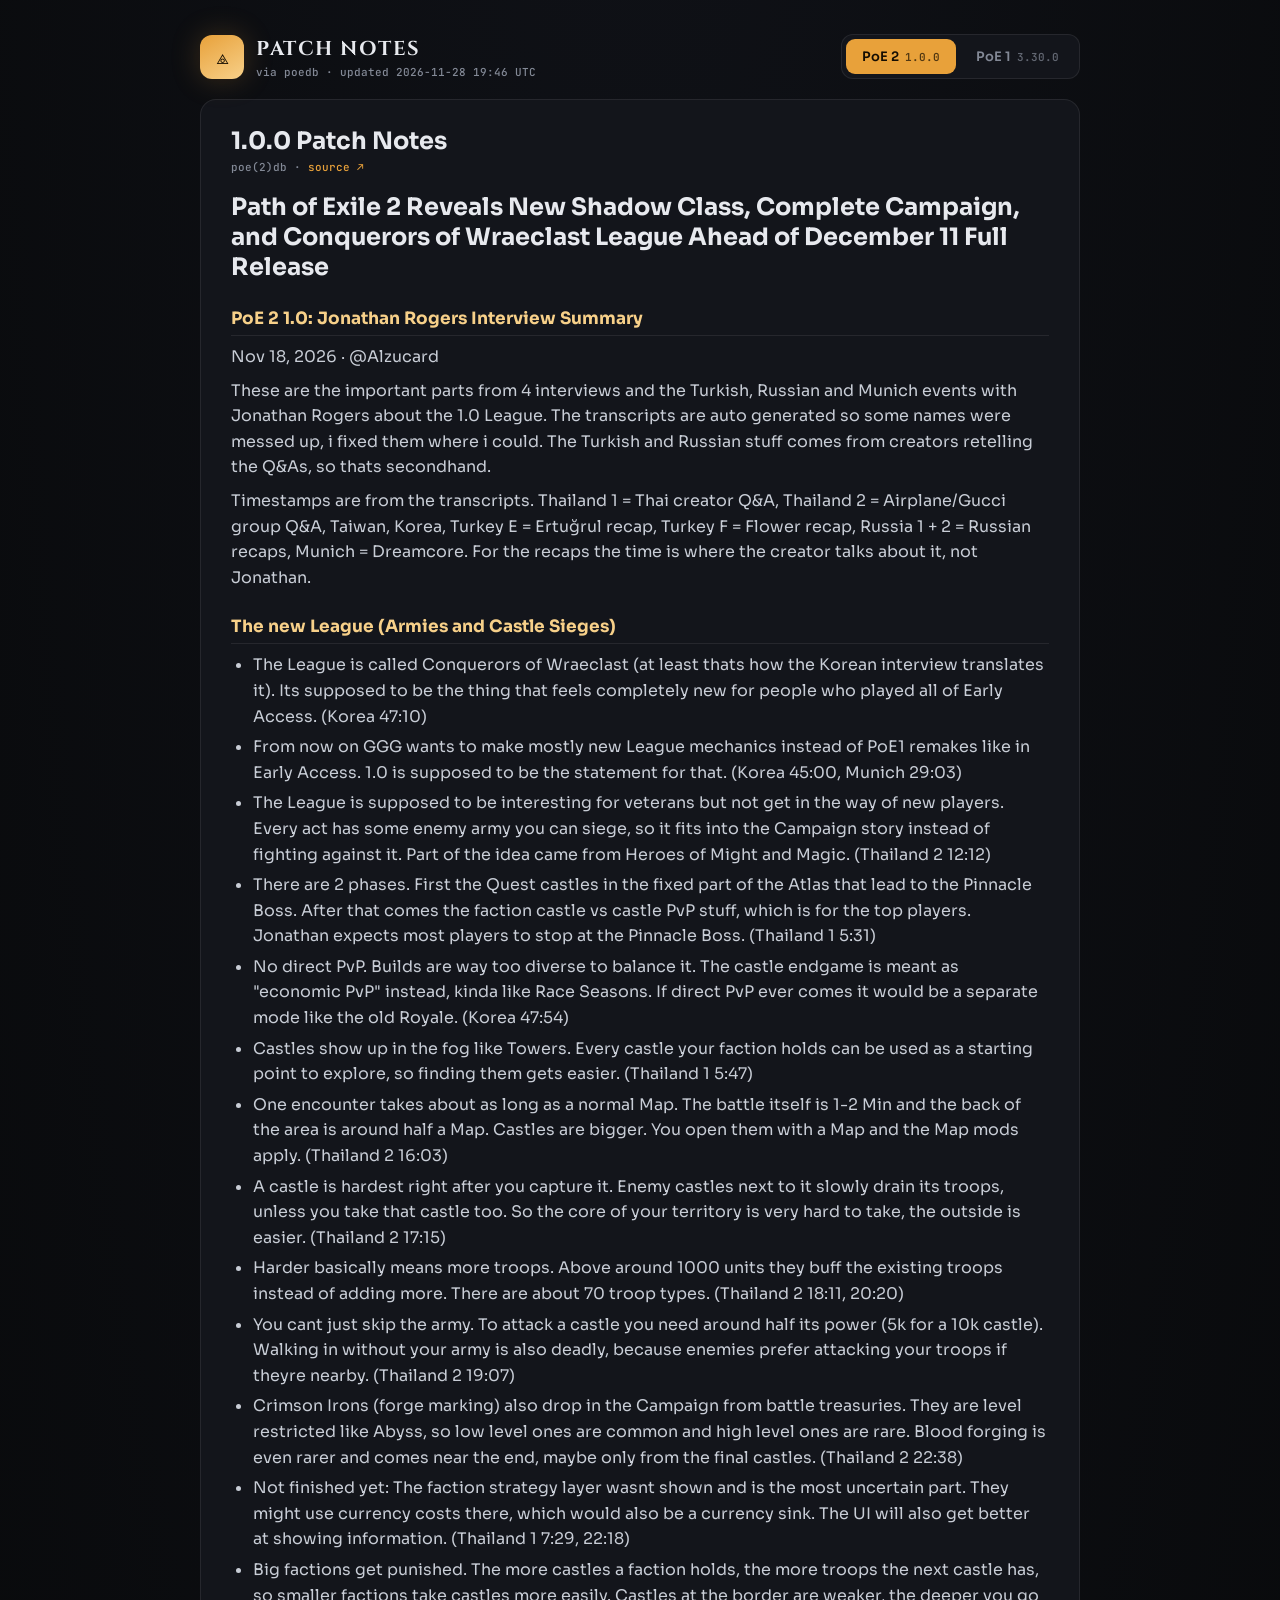
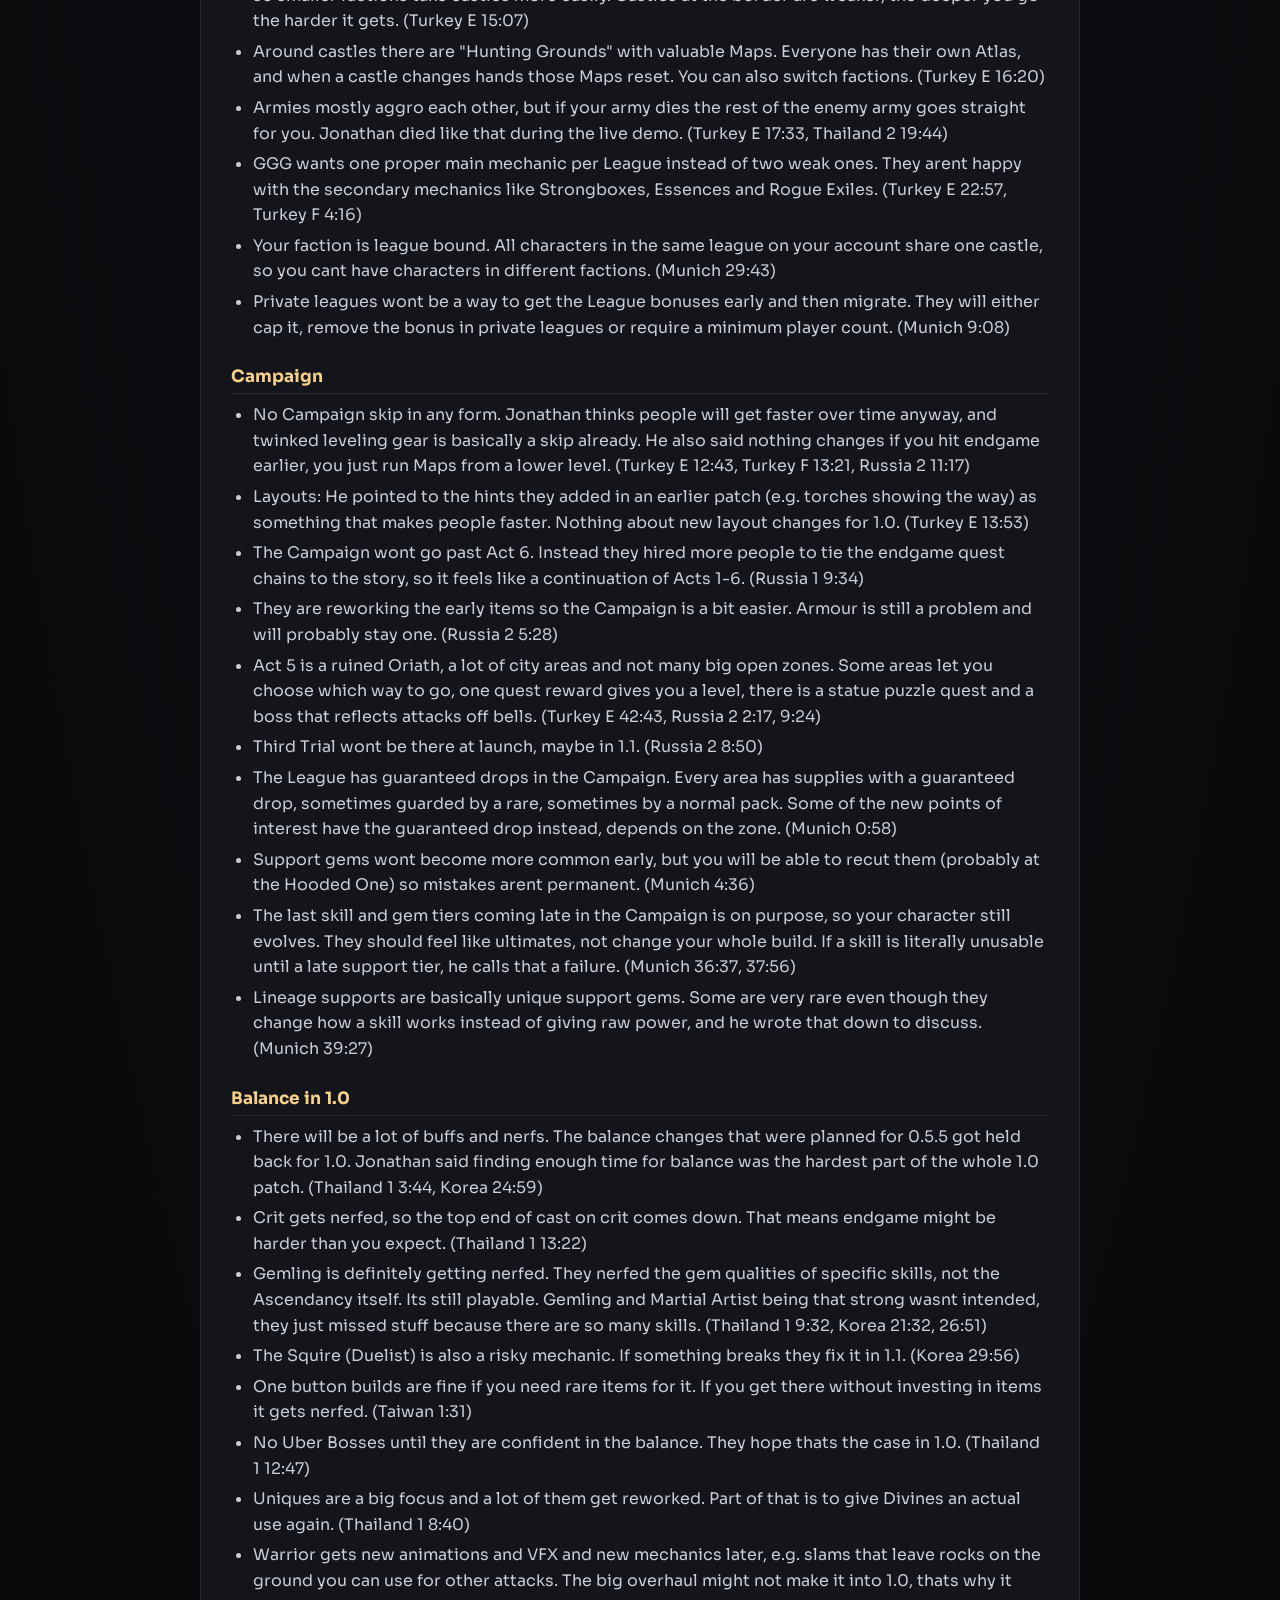
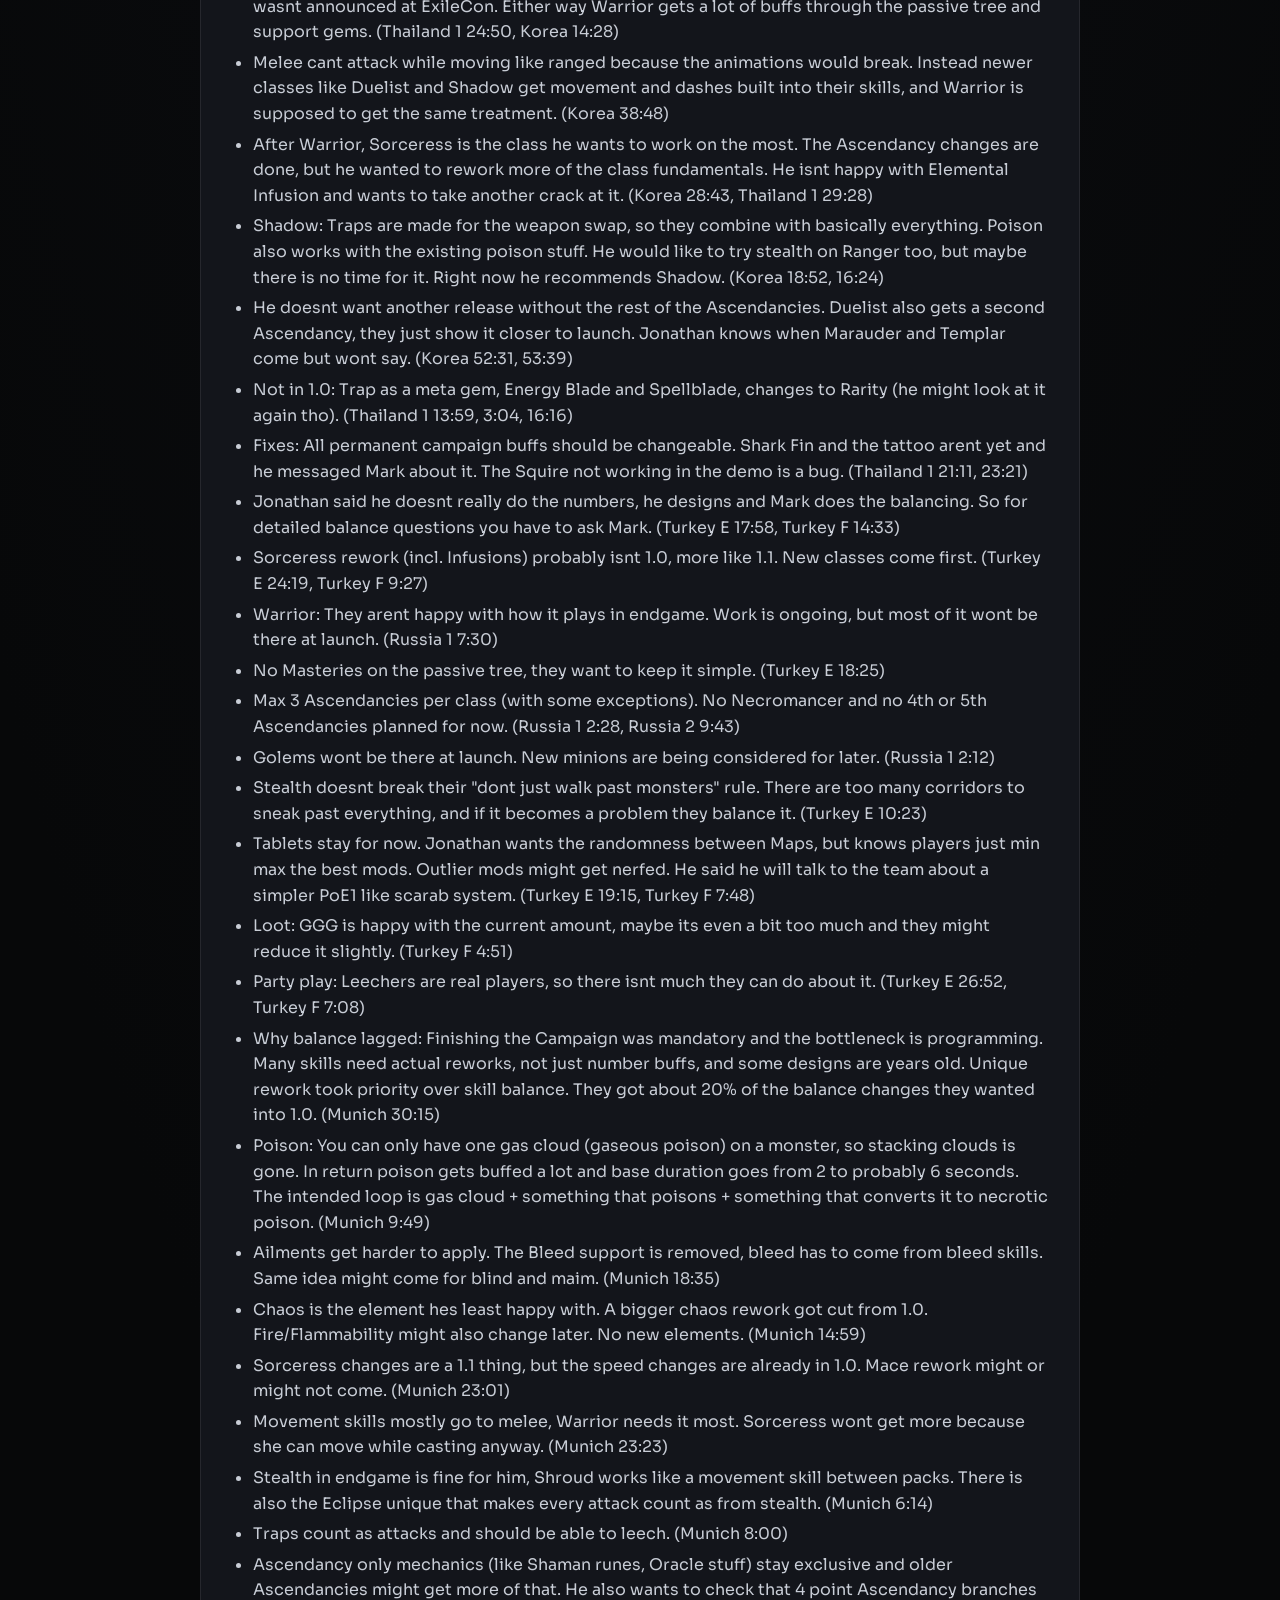
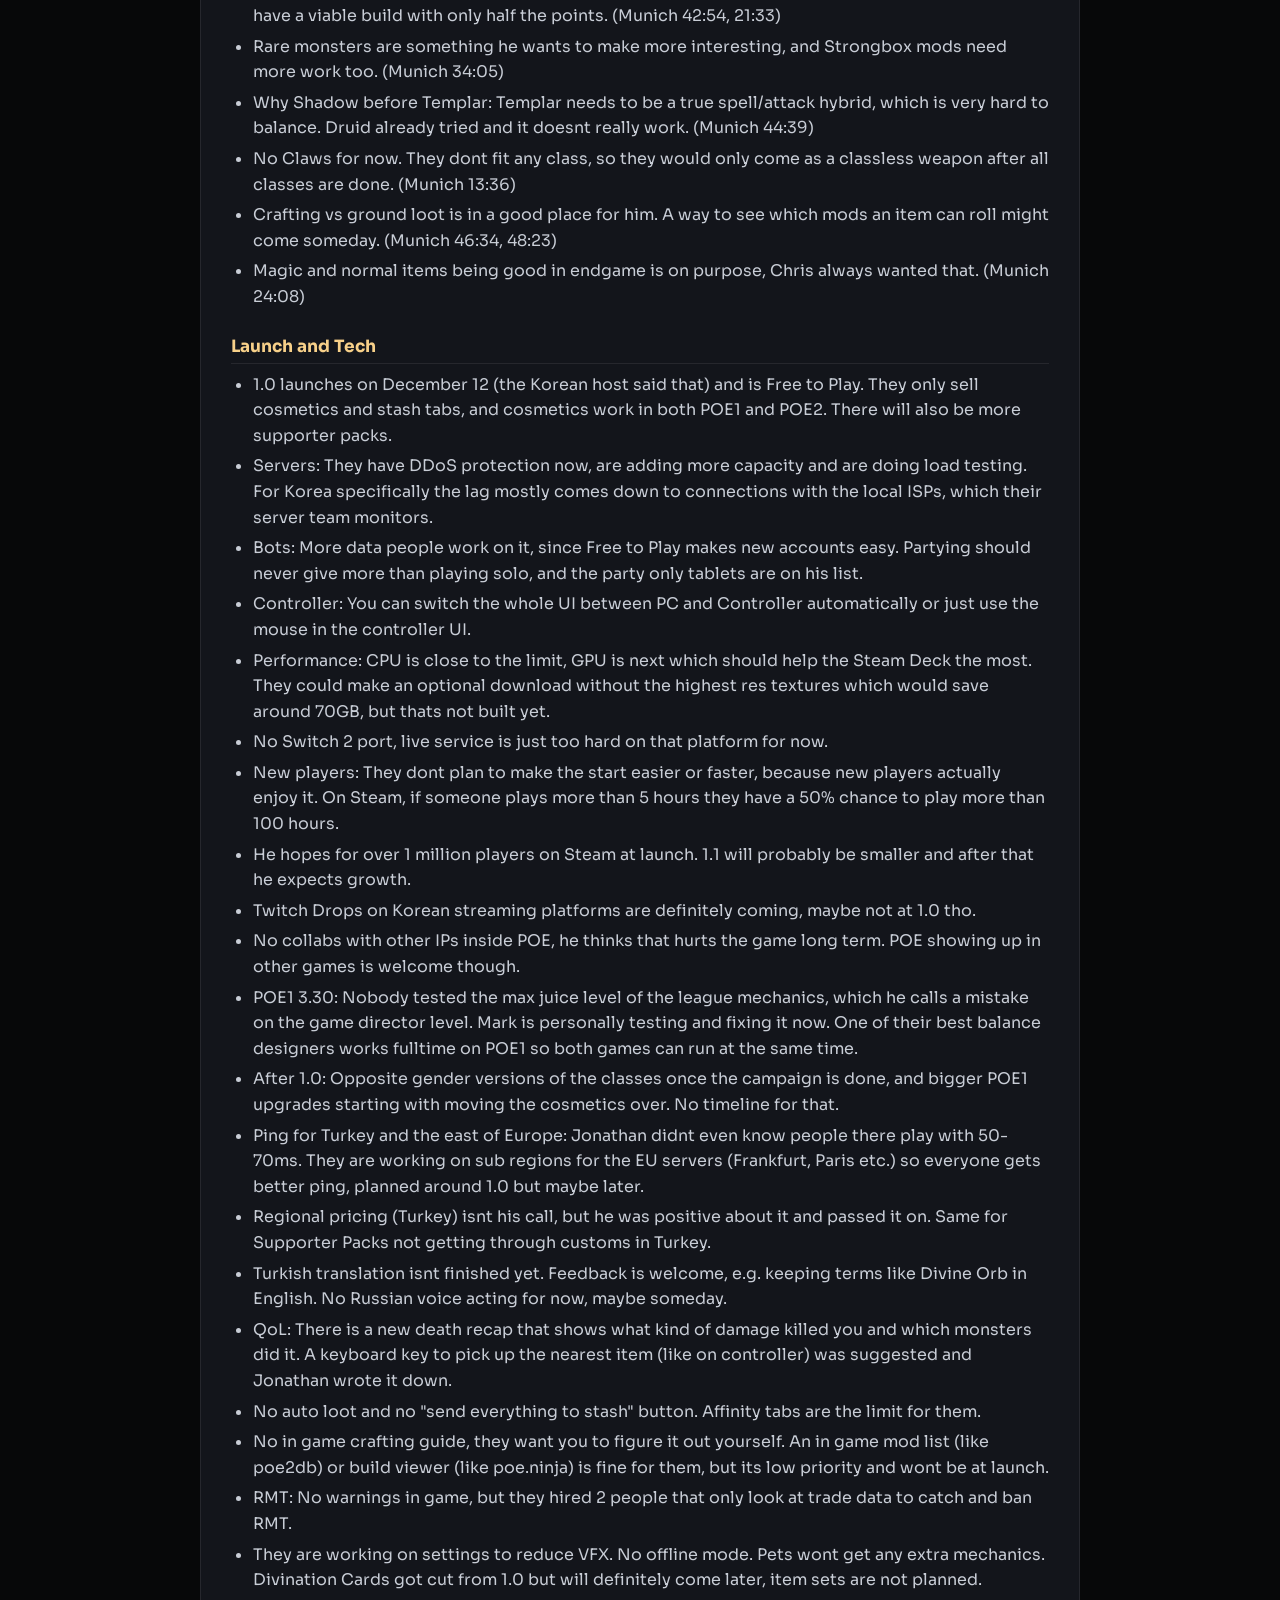
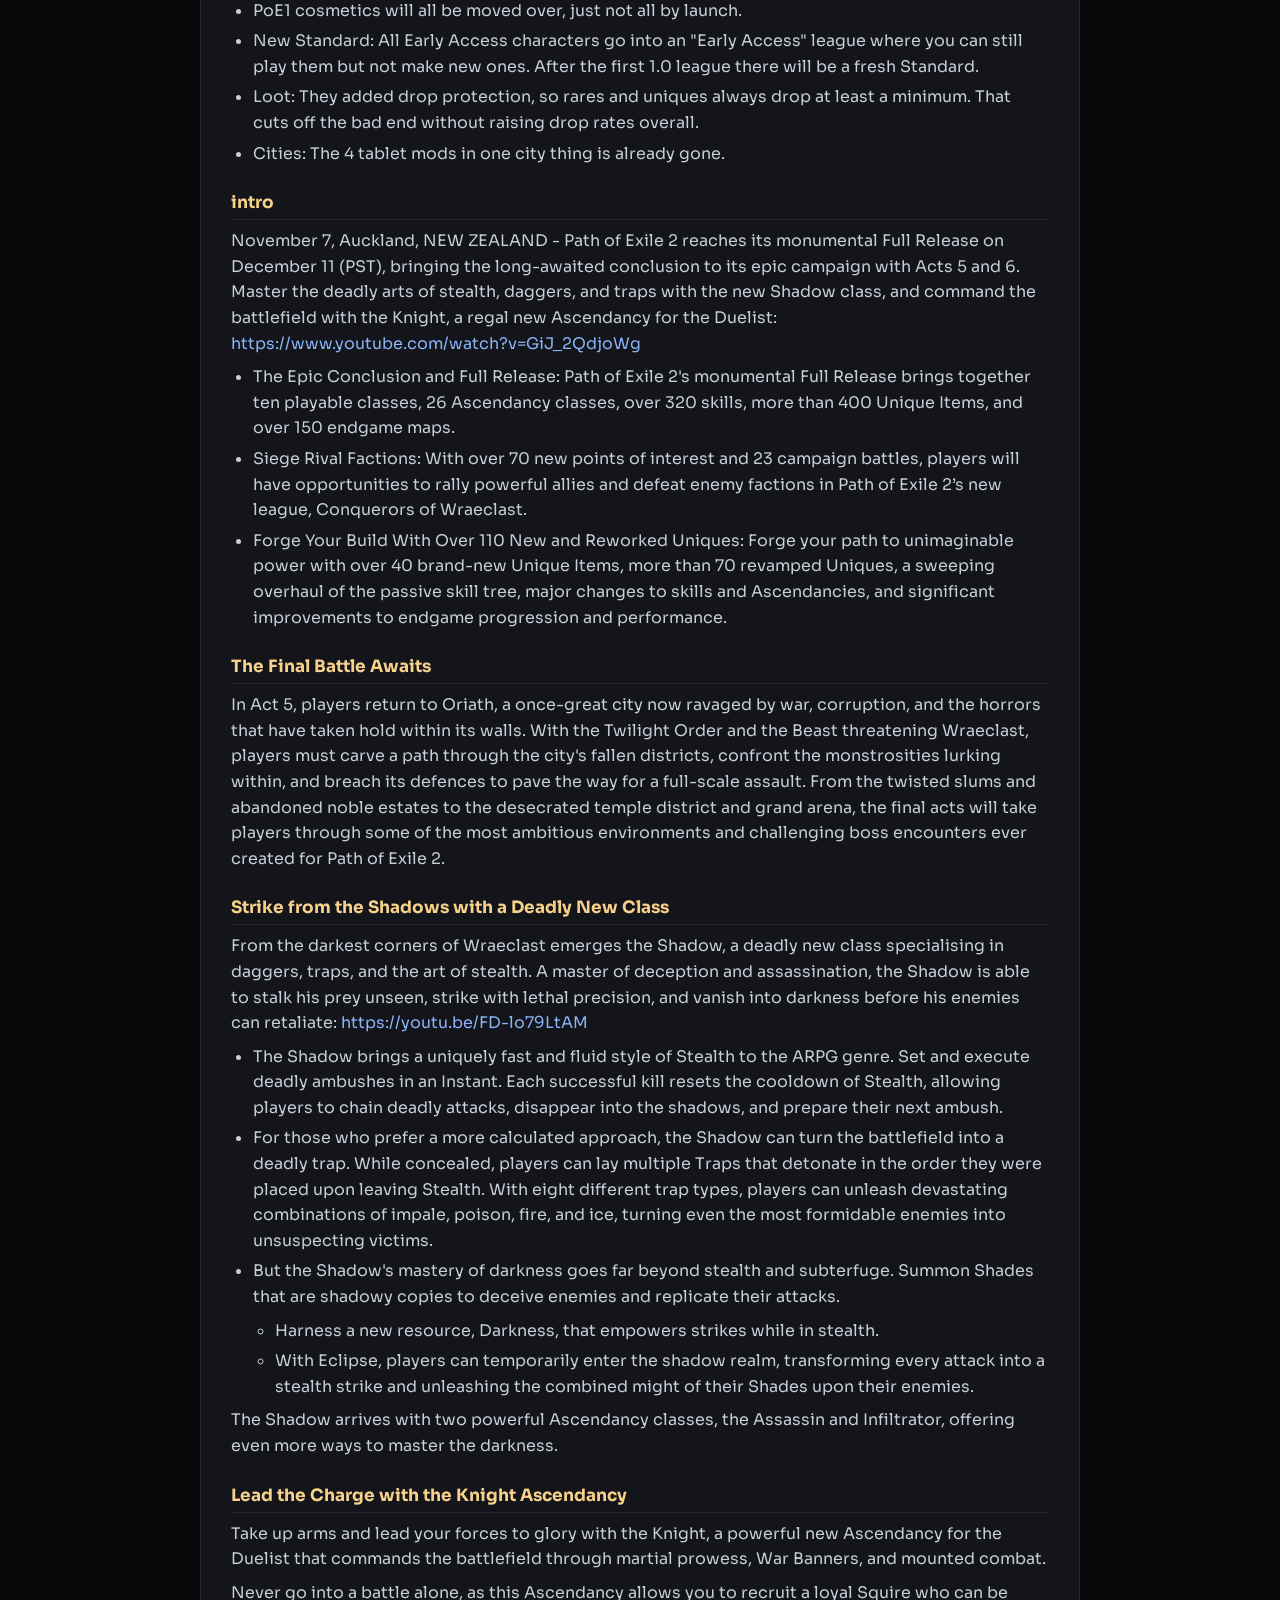
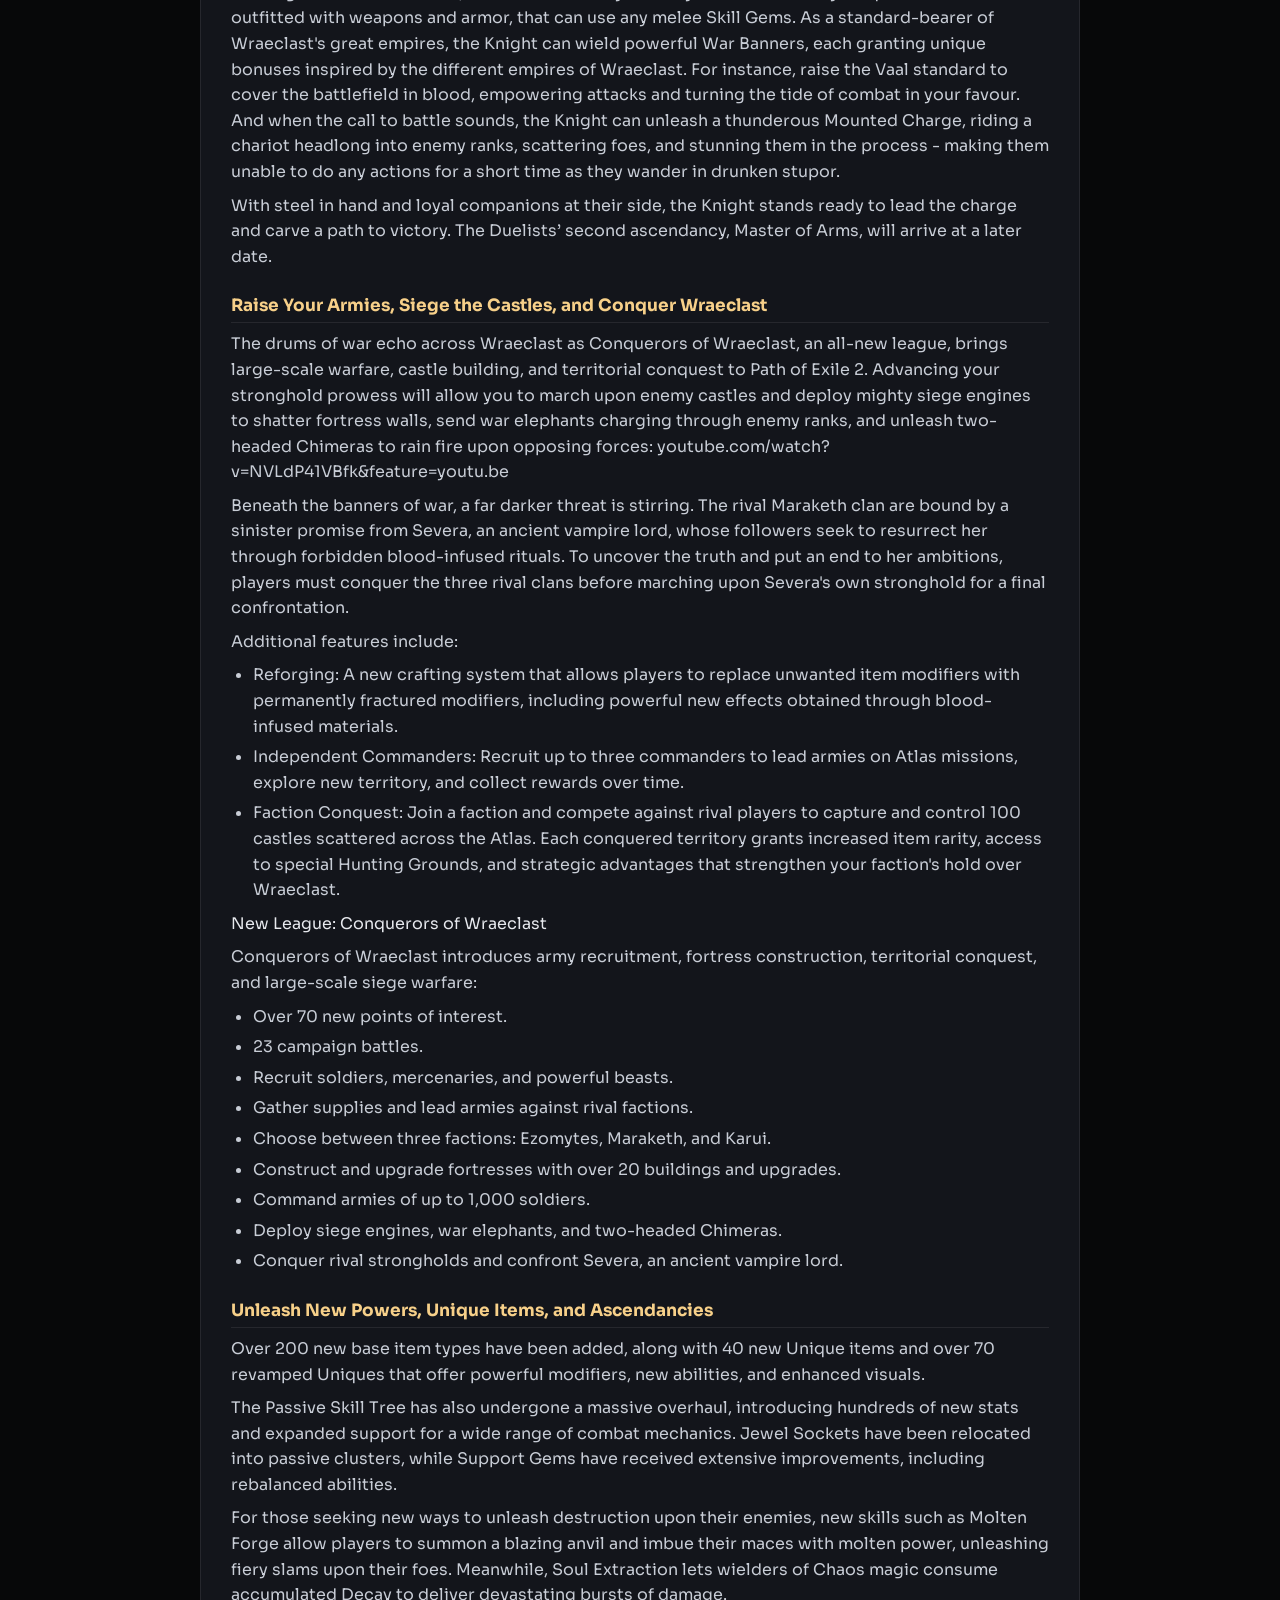
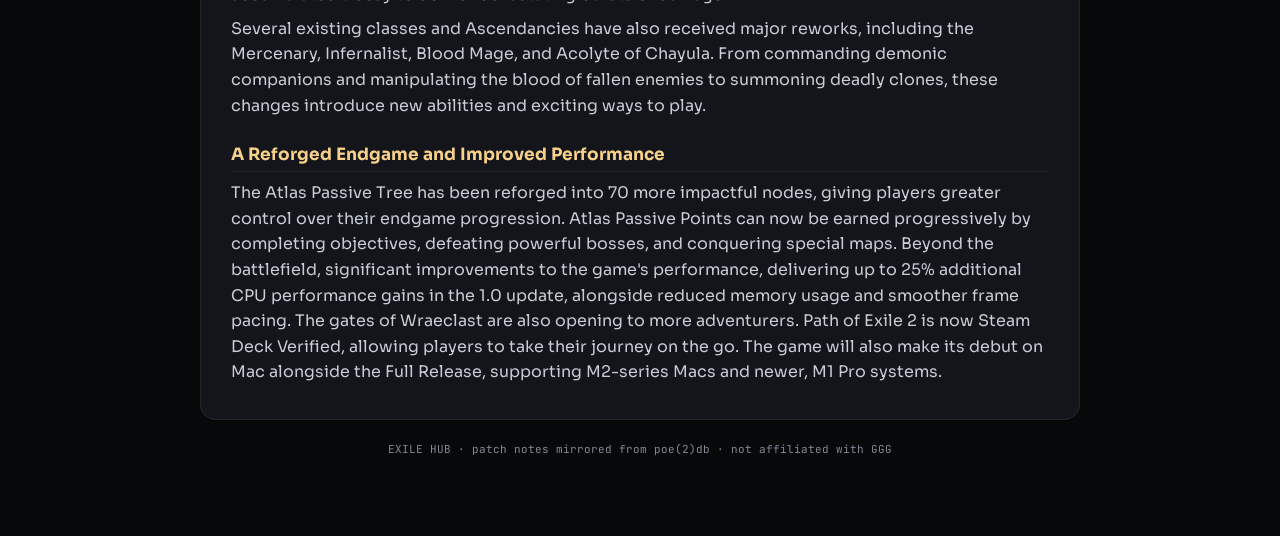
<file: docs/patchnotes/index.html>
<!DOCTYPE html>
<html lang="en">
<head>
<meta charset="utf-8">
<meta name="viewport" content="width=device-width, initial-scale=1">
<title>Patch Notes — Exile Hub</title>
<link rel="icon" href="../favicon.ico" sizes="any">
<link rel="icon" type="image/svg+xml" href="../favicon.svg">
<link rel="preconnect" href="https://fonts.googleapis.com"/>
<link rel="preconnect" href="https://fonts.gstatic.com" crossorigin/>
<link href="https://fonts.googleapis.com/css2?family=Cinzel:wght@600;700&family=Sora:wght@400;500;600;700&family=JetBrains+Mono:wght@500;600&display=swap" rel="stylesheet"/>
<style>
:root{color-scheme:dark}
*{box-sizing:border-box}
body{margin:0;background:radial-gradient(140% 100% at 50% -10%,#101218,#070809 60%);min-height:100vh;color:#e7e9ee;font:16px/1.6 'Sora',system-ui,sans-serif;display:flex;justify-content:center;padding:34px 24px 80px}
main{width:100%;max-width:880px}
.top{display:flex;align-items:center;justify-content:space-between;gap:16px;margin-bottom:20px;flex-wrap:wrap}
.brand{display:flex;align-items:center;gap:12px}
a.home{display:grid;place-items:center;width:44px;height:44px;border-radius:12px;background:linear-gradient(150deg,#e8a13a,#f7d089);color:#140d02;font-size:22px;text-decoration:none;box-shadow:0 0 30px rgba(232,161,58,.22)}
h1.t{font:700 20px 'Cinzel';letter-spacing:1.5px;margin:0}
.sub{color:#838996;font:500 11px 'JetBrains Mono';margin-top:3px}
.tabs{display:flex;gap:4px;background:#13151b;padding:4px;border-radius:12px;border:1px solid rgba(255,255,255,.08)}
.tab{appearance:none;border:0;background:transparent;color:#838996;font:600 13px 'Sora';padding:9px 16px;border-radius:9px;cursor:pointer}
.tab.on{background:#e8a13a;color:#140d02}
.tab .v{font:600 11px 'JetBrains Mono';opacity:.7;margin-left:6px}
.panel{background:#13151b;border:1px solid rgba(255,255,255,.08);border-radius:16px;padding:26px 30px}
.panel h1{font:700 24px 'Sora';margin:0 0 4px}
.src{font:500 11px 'JetBrains Mono';color:#838996;margin-bottom:18px}
.src a{color:#e8a13a;text-decoration:none}
.body h2{font:700 17px 'Sora';color:#f7d089;margin:26px 0 8px;padding-bottom:6px;border-bottom:1px solid rgba(255,255,255,.08)}
.body h3,.body h4{font:600 15px 'Sora';margin:16px 0 6px;color:#e7e9ee}
.body ul,.body ol{margin:8px 0;padding-left:22px}
.body li{margin:5px 0;color:#c8cdd6}
.body p{margin:8px 0;color:#c8cdd6}
.body a{color:#8ab4f8;text-decoration:none}
.body a:hover{text-decoration:underline}
.body strong,.body b{color:#e7e9ee}
.body code{font-family:'JetBrains Mono';font-size:.88em;background:#191c24;border:1px solid rgba(255,255,255,.08);padding:1px 5px;border-radius:5px}
.hidden{display:none}
.foot{margin-top:22px;text-align:center;color:#838996;font:400 11px 'JetBrains Mono'}
</style>
</head>
<body>
<main>
  <div class="top">
    <div class="brand"><a class="home" href="../" title="Exile Hub">⟁</a>
      <div><h1 class="t">PATCH NOTES</h1><div class="sub">via poedb · updated 2026-11-28 19:46 UTC</div></div>
    </div>
    <div class="tabs"><button class="tab on" data-g="poe2">PoE 2<span class="v">1.0.0</span></button>
<button class="tab" data-g="poe1">PoE 1<span class="v">3.30.0</span></button></div>
  </div>
  <div class="panel" id="p-poe2"><h1>1.0.0 Patch Notes</h1><div class="src">poe(2)db · <a href="https://poe2db.tw/us/Version_1.0.0" target="_blank" rel="noreferrer">source ↗</a></div><div class="body"><h1>Path of Exile 2 Reveals New Shadow Class, Complete Campaign, and Conquerors of Wraeclast League Ahead of December 11 Full Release</h1><h2>PoE 2 1.0: Jonathan Rogers Interview Summary</h2><p>Nov 18, 2026 · @Alzucard</p><p>These are the important parts from 4 interviews and the Turkish, Russian and Munich events with Jonathan Rogers about the 1.0 League. The transcripts are auto generated so some names were messed up, i fixed them where i could. The Turkish and Russian stuff comes from creators retelling the Q&amp;As, so thats secondhand.</p><p>Timestamps are from the transcripts. Thailand 1 = Thai creator Q&amp;A, Thailand 2 = Airplane/Gucci group Q&amp;A, Taiwan, Korea, Turkey E = Ertuğrul recap, Turkey F = Flower recap, Russia 1 + 2 = Russian recaps, Munich = Dreamcore. For the recaps the time is where the creator talks about it, not Jonathan.</p><h2>The new League (Armies and Castle Sieges)</h2><ul><li>The League is called Conquerors of Wraeclast (at least thats how the Korean interview translates it). Its supposed to be the thing that feels completely new for people who played all of Early Access. (Korea 47:10)</li><li>From now on GGG wants to make mostly new League mechanics instead of PoE1 remakes like in Early Access. 1.0 is supposed to be the statement for that. (Korea 45:00, Munich 29:03)</li><li>The League is supposed to be interesting for veterans but not get in the way of new players. Every act has some enemy army you can siege, so it fits into the Campaign story instead of fighting against it. Part of the idea came from Heroes of Might and Magic. (Thailand 2 12:12)</li><li>There are 2 phases. First the Quest castles in the fixed part of the Atlas that lead to the Pinnacle Boss. After that comes the faction castle vs castle PvP stuff, which is for the top players. Jonathan expects most players to stop at the Pinnacle Boss. (Thailand 1 5:31)</li><li>No direct PvP. Builds are way too diverse to balance it. The castle endgame is meant as &quot;economic PvP&quot; instead, kinda like Race Seasons. If direct PvP ever comes it would be a separate mode like the old Royale. (Korea 47:54)</li><li>Castles show up in the fog like Towers. Every castle your faction holds can be used as a starting point to explore, so finding them gets easier. (Thailand 1 5:47)</li><li>One encounter takes about as long as a normal Map. The battle itself is 1-2 Min and the back of the area is around half a Map. Castles are bigger. You open them with a Map and the Map mods apply. (Thailand 2 16:03)</li><li>A castle is hardest right after you capture it. Enemy castles next to it slowly drain its troops, unless you take that castle too. So the core of your territory is very hard to take, the outside is easier. (Thailand 2 17:15)</li><li>Harder basically means more troops. Above around 1000 units they buff the existing troops instead of adding more. There are about 70 troop types. (Thailand 2 18:11, 20:20)</li><li>You cant just skip the army. To attack a castle you need around half its power (5k for a 10k castle). Walking in without your army is also deadly, because enemies prefer attacking your troops if theyre nearby. (Thailand 2 19:07)</li><li>Crimson Irons (forge marking) also drop in the Campaign from battle treasuries. They are level restricted like Abyss, so low level ones are common and high level ones are rare. Blood forging is even rarer and comes near the end, maybe only from the final castles. (Thailand 2 22:38)</li><li>Not finished yet: The faction strategy layer wasnt shown and is the most uncertain part. They might use currency costs there, which would also be a currency sink. The UI will also get better at showing information. (Thailand 1 7:29, 22:18)</li><li>Big factions get punished. The more castles a faction holds, the more troops the next castle has, so smaller factions take castles more easily. Castles at the border are weaker, the deeper you go the harder it gets. (Turkey E 15:07)</li><li>Around castles there are &quot;Hunting Grounds&quot; with valuable Maps. Everyone has their own Atlas, and when a castle changes hands those Maps reset. You can also switch factions. (Turkey E 16:20)</li><li>Armies mostly aggro each other, but if your army dies the rest of the enemy army goes straight for you. Jonathan died like that during the live demo. (Turkey E 17:33, Thailand 2 19:44)</li><li>GGG wants one proper main mechanic per League instead of two weak ones. They arent happy with the secondary mechanics like Strongboxes, Essences and Rogue Exiles. (Turkey E 22:57, Turkey F 4:16)</li><li>Your faction is league bound. All characters in the same league on your account share one castle, so you cant have characters in different factions. (Munich 29:43)</li><li>Private leagues wont be a way to get the League bonuses early and then migrate. They will either cap it, remove the bonus in private leagues or require a minimum player count. (Munich 9:08)</li></ul><h2>Campaign</h2><ul><li>No Campaign skip in any form. Jonathan thinks people will get faster over time anyway, and twinked leveling gear is basically a skip already. He also said nothing changes if you hit endgame earlier, you just run Maps from a lower level. (Turkey E 12:43, Turkey F 13:21, Russia 2 11:17)</li><li>Layouts: He pointed to the hints they added in an earlier patch (e.g. torches showing the way) as something that makes people faster. Nothing about new layout changes for 1.0. (Turkey E 13:53)</li><li>The Campaign wont go past Act 6. Instead they hired more people to tie the endgame quest chains to the story, so it feels like a continuation of Acts 1-6. (Russia 1 9:34)</li><li>They are reworking the early items so the Campaign is a bit easier. Armour is still a problem and will probably stay one. (Russia 2 5:28)</li><li>Act 5 is a ruined Oriath, a lot of city areas and not many big open zones. Some areas let you choose which way to go, one quest reward gives you a level, there is a statue puzzle quest and a boss that reflects attacks off bells. (Turkey E 42:43, Russia 2 2:17, 9:24)</li><li>Third Trial wont be there at launch, maybe in 1.1. (Russia 2 8:50)</li><li>The League has guaranteed drops in the Campaign. Every area has supplies with a guaranteed drop, sometimes guarded by a rare, sometimes by a normal pack. Some of the new points of interest have the guaranteed drop instead, depends on the zone. (Munich 0:58)</li><li>Support gems wont become more common early, but you will be able to recut them (probably at the Hooded One) so mistakes arent permanent. (Munich 4:36)</li><li>The last skill and gem tiers coming late in the Campaign is on purpose, so your character still evolves. They should feel like ultimates, not change your whole build. If a skill is literally unusable until a late support tier, he calls that a failure. (Munich 36:37, 37:56)</li><li>Lineage supports are basically unique support gems. Some are very rare even though they change how a skill works instead of giving raw power, and he wrote that down to discuss. (Munich 39:27)</li></ul><h2>Balance in 1.0</h2><ul><li>There will be a lot of buffs and nerfs. The balance changes that were planned for 0.5.5 got held back for 1.0. Jonathan said finding enough time for balance was the hardest part of the whole 1.0 patch. (Thailand 1 3:44, Korea 24:59)</li><li>Crit gets nerfed, so the top end of cast on crit comes down. That means endgame might be harder than you expect. (Thailand 1 13:22)</li><li>Gemling is definitely getting nerfed. They nerfed the gem qualities of specific skills, not the Ascendancy itself. Its still playable. Gemling and Martial Artist being that strong wasnt intended, they just missed stuff because there are so many skills. (Thailand 1 9:32, Korea 21:32, 26:51)</li><li>The Squire (Duelist) is also a risky mechanic. If something breaks they fix it in 1.1. (Korea 29:56)</li><li>One button builds are fine if you need rare items for it. If you get there without investing in items it gets nerfed. (Taiwan 1:31)</li><li>No Uber Bosses until they are confident in the balance. They hope thats the case in 1.0. (Thailand 1 12:47)</li><li>Uniques are a big focus and a lot of them get reworked. Part of that is to give Divines an actual use again. (Thailand 1 8:40)</li><li>Warrior gets new animations and VFX and new mechanics later, e.g. slams that leave rocks on the ground you can use for other attacks. The big overhaul might not make it into 1.0, thats why it wasnt announced at ExileCon. Either way Warrior gets a lot of buffs through the passive tree and support gems. (Thailand 1 24:50, Korea 14:28)</li><li>Melee cant attack while moving like ranged because the animations would break. Instead newer classes like Duelist and Shadow get movement and dashes built into their skills, and Warrior is supposed to get the same treatment. (Korea 38:48)</li><li>After Warrior, Sorceress is the class he wants to work on the most. The Ascendancy changes are done, but he wanted to rework more of the class fundamentals. He isnt happy with Elemental Infusion and wants to take another crack at it. (Korea 28:43, Thailand 1 29:28)</li><li>Shadow: Traps are made for the weapon swap, so they combine with basically everything. Poison also works with the existing poison stuff. He would like to try stealth on Ranger too, but maybe there is no time for it. Right now he recommends Shadow. (Korea 18:52, 16:24)</li><li>He doesnt want another release without the rest of the Ascendancies. Duelist also gets a second Ascendancy, they just show it closer to launch. Jonathan knows when Marauder and Templar come but wont say. (Korea 52:31, 53:39)</li><li>Not in 1.0: Trap as a meta gem, Energy Blade and Spellblade, changes to Rarity (he might look at it again tho). (Thailand 1 13:59, 3:04, 16:16)</li><li>Fixes: All permanent campaign buffs should be changeable. Shark Fin and the tattoo arent yet and he messaged Mark about it. The Squire not working in the demo is a bug. (Thailand 1 21:11, 23:21)</li><li>Jonathan said he doesnt really do the numbers, he designs and Mark does the balancing. So for detailed balance questions you have to ask Mark. (Turkey E 17:58, Turkey F 14:33)</li><li>Sorceress rework (incl. Infusions) probably isnt 1.0, more like 1.1. New classes come first. (Turkey E 24:19, Turkey F 9:27)</li><li>Warrior: They arent happy with how it plays in endgame. Work is ongoing, but most of it wont be there at launch. (Russia 1 7:30)</li><li>No Masteries on the passive tree, they want to keep it simple. (Turkey E 18:25)</li><li>Max 3 Ascendancies per class (with some exceptions). No Necromancer and no 4th or 5th Ascendancies planned for now. (Russia 1 2:28, Russia 2 9:43)</li><li>Golems wont be there at launch. New minions are being considered for later. (Russia 1 2:12)</li><li>Stealth doesnt break their &quot;dont just walk past monsters&quot; rule. There are too many corridors to sneak past everything, and if it becomes a problem they balance it. (Turkey E 10:23)</li><li>Tablets stay for now. Jonathan wants the randomness between Maps, but knows players just min max the best mods. Outlier mods might get nerfed. He said he will talk to the team about a simpler PoE1 like scarab system. (Turkey E 19:15, Turkey F 7:48)</li><li>Loot: GGG is happy with the current amount, maybe its even a bit too much and they might reduce it slightly. (Turkey F 4:51)</li><li>Party play: Leechers are real players, so there isnt much they can do about it. (Turkey E 26:52, Turkey F 7:08)</li><li>Why balance lagged: Finishing the Campaign was mandatory and the bottleneck is programming. Many skills need actual reworks, not just number buffs, and some designs are years old. Unique rework took priority over skill balance. They got about 20% of the balance changes they wanted into 1.0. (Munich 30:15)</li><li>Poison: You can only have one gas cloud (gaseous poison) on a monster, so stacking clouds is gone. In return poison gets buffed a lot and base duration goes from 2 to probably 6 seconds. The intended loop is gas cloud + something that poisons + something that converts it to necrotic poison. (Munich 9:49)</li><li>Ailments get harder to apply. The Bleed support is removed, bleed has to come from bleed skills. Same idea might come for blind and maim. (Munich 18:35)</li><li>Chaos is the element hes least happy with. A bigger chaos rework got cut from 1.0. Fire/Flammability might also change later. No new elements. (Munich 14:59)</li><li>Sorceress changes are a 1.1 thing, but the speed changes are already in 1.0. Mace rework might or might not come. (Munich 23:01)</li><li>Movement skills mostly go to melee, Warrior needs it most. Sorceress wont get more because she can move while casting anyway. (Munich 23:23)</li><li>Stealth in endgame is fine for him, Shroud works like a movement skill between packs. There is also the Eclipse unique that makes every attack count as from stealth. (Munich 6:14)</li><li>Traps count as attacks and should be able to leech. (Munich 8:00)</li><li>Ascendancy only mechanics (like Shaman runes, Oracle stuff) stay exclusive and older Ascendancies might get more of that. He also wants to check that 4 point Ascendancy branches have a viable build with only half the points. (Munich 42:54, 21:33)</li><li>Rare monsters are something he wants to make more interesting, and Strongbox mods need more work too. (Munich 34:05)</li><li>Why Shadow before Templar: Templar needs to be a true spell/attack hybrid, which is very hard to balance. Druid already tried and it doesnt really work. (Munich 44:39)</li><li>No Claws for now. They dont fit any class, so they would only come as a classless weapon after all classes are done. (Munich 13:36)</li><li>Crafting vs ground loot is in a good place for him. A way to see which mods an item can roll might come someday. (Munich 46:34, 48:23)</li><li>Magic and normal items being good in endgame is on purpose, Chris always wanted that. (Munich 24:08)</li></ul><h2>Launch and Tech</h2><ul><li>1.0 launches on December 12 (the Korean host said that) and is Free to Play. They only sell cosmetics and stash tabs, and cosmetics work in both POE1 and POE2. There will also be more supporter packs.</li><li>Servers: They have DDoS protection now, are adding more capacity and are doing load testing. For Korea specifically the lag mostly comes down to connections with the local ISPs, which their server team monitors.</li><li>Bots: More data people work on it, since Free to Play makes new accounts easy. Partying should never give more than playing solo, and the party only tablets are on his list.</li><li>Controller: You can switch the whole UI between PC and Controller automatically or just use the mouse in the controller UI.</li><li>Performance: CPU is close to the limit, GPU is next which should help the Steam Deck the most. They could make an optional download without the highest res textures which would save around 70GB, but thats not built yet.</li><li>No Switch 2 port, live service is just too hard on that platform for now.</li><li>New players: They dont plan to make the start easier or faster, because new players actually enjoy it. On Steam, if someone plays more than 5 hours they have a 50% chance to play more than 100 hours.</li><li>He hopes for over 1 million players on Steam at launch. 1.1 will probably be smaller and after that he expects growth.</li><li>Twitch Drops on Korean streaming platforms are definitely coming, maybe not at 1.0 tho.</li><li>No collabs with other IPs inside POE, he thinks that hurts the game long term. POE showing up in other games is welcome though.</li><li>POE1 3.30: Nobody tested the max juice level of the league mechanics, which he calls a mistake on the game director level. Mark is personally testing and fixing it now. One of their best balance designers works fulltime on POE1 so both games can run at the same time.</li><li>After 1.0: Opposite gender versions of the classes once the campaign is done, and bigger POE1 upgrades starting with moving the cosmetics over. No timeline for that.</li><li>Ping for Turkey and the east of Europe: Jonathan didnt even know people there play with 50-70ms. They are working on sub regions for the EU servers (Frankfurt, Paris etc.) so everyone gets better ping, planned around 1.0 but maybe later.</li><li>Regional pricing (Turkey) isnt his call, but he was positive about it and passed it on. Same for Supporter Packs not getting through customs in Turkey.</li><li>Turkish translation isnt finished yet. Feedback is welcome, e.g. keeping terms like Divine Orb in English. No Russian voice acting for now, maybe someday.</li><li>QoL: There is a new death recap that shows what kind of damage killed you and which monsters did it. A keyboard key to pick up the nearest item (like on controller) was suggested and Jonathan wrote it down.</li><li>No auto loot and no &quot;send everything to stash&quot; button. Affinity tabs are the limit for them.</li><li>No in game crafting guide, they want you to figure it out yourself. An in game mod list (like poe2db) or build viewer (like poe.ninja) is fine for them, but its low priority and wont be at launch.</li><li>RMT: No warnings in game, but they hired 2 people that only look at trade data to catch and ban RMT.</li><li>They are working on settings to reduce VFX. No offline mode. Pets wont get any extra mechanics. Divination Cards got cut from 1.0 but will definitely come later, item sets are not planned.</li><li>PoE1 cosmetics will all be moved over, just not all by launch.</li><li>New Standard: All Early Access characters go into an &quot;Early Access&quot; league where you can still play them but not make new ones. After the first 1.0 league there will be a fresh Standard.</li><li>Loot: They added drop protection, so rares and uniques always drop at least a minimum. That cuts off the bad end without raising drop rates overall.</li><li>Cities: The 4 tablet mods in one city thing is already gone.</li></ul><h2>intro</h2><p></p><p>November 7, Auckland, NEW ZEALAND - Path of Exile 2 reaches its monumental Full Release on December 11 (PST), bringing the long-awaited conclusion to its epic campaign with Acts 5 and 6. Master the deadly arts of stealth, daggers, and traps with the new Shadow class, and command the battlefield with the Knight, a regal new Ascendancy for the Duelist: <a href="https://www.youtube.com/watch?v=GiJ_2QdjoWg" target="_blank" rel="noreferrer">https://www.youtube.com/watch?v=GiJ_2QdjoWg</a></p><ul><li>The Epic Conclusion and Full Release: Path of Exile 2&#x27;s monumental Full Release brings together ten playable classes, 26 Ascendancy classes, over 320 skills, more than 400 Unique Items, and over 150 endgame maps. </li><li>Siege Rival Factions: With over 70 new points of interest and 23 campaign battles, players will have opportunities to rally powerful allies and defeat enemy factions in Path of Exile 2’s new league, Conquerors of Wraeclast. </li><li>Forge Your Build With Over 110 New and Reworked Uniques: Forge your path to unimaginable power with over 40 brand-new Unique Items, more than 70 revamped Uniques, a sweeping overhaul of the passive skill tree, major changes to skills and Ascendancies, and significant improvements to endgame progression and performance.</li></ul><h2>The Final Battle Awaits</h2><p>In Act 5, players return to Oriath, a once-great city now ravaged by war, corruption, and the horrors that have taken hold within its walls. With the Twilight Order and the Beast threatening Wraeclast, players must carve a path through the city&#x27;s fallen districts, confront the monstrosities lurking within, and breach its defences to pave the way for a full-scale assault. 
From the twisted slums and abandoned noble estates to the desecrated temple district and grand arena, the final acts will take players through some of the most ambitious environments and challenging boss encounters ever created for Path of Exile 2. </p><h2>Strike from the Shadows with a Deadly New Class</h2><p>From the darkest corners of Wraeclast emerges the Shadow, a deadly new class specialising in daggers, traps, and the art of stealth. A master of deception and assassination, the Shadow is able to stalk his prey unseen, strike with lethal precision, and vanish into darkness before his enemies can retaliate: <a href="https://youtu.be/FD-lo79LtAM" target="_blank" rel="noreferrer">https://youtu.be/FD-lo79LtAM</a></p><ul><li>The Shadow brings a uniquely fast and fluid style of Stealth to the ARPG genre. Set and execute deadly ambushes in an Instant. Each successful kill resets the cooldown of Stealth, allowing players to chain deadly attacks, disappear into the shadows, and prepare their next ambush.</li><li>For those who prefer a more calculated approach, the Shadow can turn the battlefield into a deadly trap. While concealed, players can lay multiple Traps that detonate in the order they were placed upon leaving Stealth. With eight different trap types, players can unleash devastating combinations of impale, poison, fire, and ice, turning even the most formidable enemies into unsuspecting victims.</li><li>But the Shadow&#x27;s mastery of darkness goes far beyond stealth and subterfuge. Summon Shades that are shadowy copies to deceive enemies and replicate their attacks. <ul><li>Harness a new resource, Darkness, that empowers strikes while in stealth. </li><li>With Eclipse, players can temporarily enter the shadow realm, transforming every attack into a stealth strike and unleashing the combined might of their Shades upon their enemies.</li></ul></li></ul><p>The Shadow arrives with two powerful Ascendancy classes, the Assassin and Infiltrator, offering even more ways to master the darkness. </p><h2>Lead the Charge with the Knight Ascendancy</h2><p>Take up arms and lead your forces to glory with the Knight, a powerful new Ascendancy for the Duelist that commands the battlefield through martial prowess, War Banners, and mounted combat.</p><p>Never go into a battle alone, as this Ascendancy allows you to recruit a loyal Squire who can be outfitted with weapons and armor, that can use any melee Skill Gems.  As a standard-bearer of Wraeclast&#x27;s great empires, the Knight can wield powerful War Banners, each granting unique bonuses inspired by the different empires of Wraeclast. For instance, raise the Vaal standard to cover the battlefield in blood, empowering attacks and turning the tide of combat in your favour. And when the call to battle sounds, the Knight can unleash a thunderous Mounted Charge, riding a chariot headlong into enemy ranks, scattering foes, and stunning them in the process - making them unable to do any actions for a short time as they wander in drunken stupor. </p><p>With steel in hand and loyal companions at their side, the Knight stands ready to lead the charge and carve a path to victory. The Duelists’ second ascendancy, Master of Arms, will arrive at a later date. </p><h2>Raise Your Armies, Siege the Castles, and Conquer Wraeclast</h2><p>The drums of war echo across Wraeclast as Conquerors of Wraeclast, an all-new league, brings large-scale warfare, castle building, and territorial conquest to Path of Exile 2. Advancing your stronghold prowess will allow you to march upon enemy castles and deploy mighty siege engines to shatter fortress walls, send war elephants charging through enemy ranks, and unleash two-headed Chimeras to rain fire upon opposing forces: youtube.com/watch?v=NVLdP41VBfk&amp;feature=youtu.be </p><p>Beneath the banners of war, a far darker threat is stirring. The rival Maraketh clan are bound by a sinister promise from Severa, an ancient vampire lord, whose followers seek to resurrect her through forbidden blood-infused rituals. To uncover the truth and put an end to her ambitions, players must conquer the three rival clans before marching upon Severa&#x27;s own stronghold for a final confrontation.</p><p>Additional features include:</p><ul><li>Reforging: A new crafting system that allows players to replace unwanted item modifiers with permanently fractured modifiers, including powerful new effects obtained through blood-infused materials.</li><li>Independent Commanders: Recruit up to three commanders to lead armies on Atlas missions, explore new territory, and collect rewards over time.</li><li>Faction Conquest: Join a faction and compete against rival players to capture and control 100 castles scattered across the Atlas. Each conquered territory grants increased item rarity, access to special Hunting Grounds, and strategic advantages that strengthen your faction&#x27;s hold over Wraeclast.</li></ul>New League: Conquerors of Wraeclast<p>Conquerors of Wraeclast introduces army recruitment, fortress construction, territorial conquest, and large-scale siege warfare:</p><ul><li>Over 70 new points of interest.</li><li>23 campaign battles.</li><li>Recruit soldiers, mercenaries, and powerful beasts.</li><li>Gather supplies and lead armies against rival factions.</li><li>Choose between three factions: Ezomytes, Maraketh, and Karui.</li><li>Construct and upgrade fortresses with over 20 buildings and upgrades.</li><li>Command armies of up to 1,000 soldiers.</li><li>Deploy siege engines, war elephants, and two-headed Chimeras.</li><li>Conquer rival strongholds and confront Severa, an ancient vampire lord.</li></ul><h2>Unleash New Powers, Unique Items, and Ascendancies</h2><p>Over 200 new base item types have been added, along with 40 new Unique items and over 70 revamped Uniques that offer powerful modifiers, new abilities, and enhanced visuals. </p><p>The Passive Skill Tree has also undergone a massive overhaul, introducing hundreds of new stats and expanded support for a wide range of combat mechanics. Jewel Sockets have been relocated into passive clusters, while Support Gems have received extensive improvements, including rebalanced abilities.</p><p>For those seeking new ways to unleash destruction upon their enemies, new skills such as Molten Forge allow players to summon a blazing anvil and imbue their maces with molten power, unleashing fiery slams upon their foes. Meanwhile, Soul Extraction lets wielders of Chaos magic consume accumulated Decay to deliver devastating bursts of damage.</p><p>Several existing classes and Ascendancies have also received major reworks, including the Mercenary, Infernalist, Blood Mage, and Acolyte of Chayula. From commanding demonic companions and manipulating the blood of fallen enemies to summoning deadly clones, these changes introduce new abilities and exciting ways to play.</p><h2>A Reforged Endgame and Improved Performance</h2><p>The Atlas Passive Tree has been reforged into 70 more impactful nodes, giving players greater control over their endgame progression. Atlas Passive Points can now be earned progressively by completing objectives, defeating powerful bosses, and conquering special maps.
Beyond the battlefield, significant improvements to the game&#x27;s performance, delivering up to 25% additional CPU performance gains in the 1.0 update, alongside reduced memory usage and smoother frame pacing. 
The gates of Wraeclast are also opening to more adventurers. Path of Exile 2 is now Steam Deck Verified, allowing players to take their journey on the go. The game will also make its debut on Mac alongside the Full Release, supporting M2-series Macs and newer, M1 Pro systems.</p></div></div>
<div class="panel hidden" id="p-poe1"><h1>3.30.0 Patch Notes</h1><div class="src">poe(2)db · <a href="https://poedb.tw/us/Version_3.30.0" target="_blank" rel="noreferrer">source ↗</a></div><div class="body"><h1>Content Update 3.30.0 — Path of Exile: Covens of Umbra</h1><h3>Content Update 3.30.0 — Path of Exile: Covens of Umbra</h3><p></p><h3>The Covens of Umbra Challenge League</h3><ul><li>In the Covens of Umbra Challenge League, you will encounter wicked covenites performing gruesome rites to summon their Queen, seeking to plunge the world into unending darkness. Defeat them to divine the future of Wraeclast and try to bend its fate to your will.</li><li>Upon disrupting the coven&#x27;s magicks, you will get to select a Fate for the boss of the area you&#x27;re in. Each Fate has a handful of effects, increasing both the rewards and difficulty of the encounter.</li><li>A fully empowered boss can be quite a threatening fight, but the tantalising rewards of each Fate you invoke will surely make it worth it.</li><li>The twisted witchcraft of the Coven allows you to put the remains of your fallen enemies to use by placing them on your own Wickerman. Obtain Viscera from a defeated boss empowered by Fates to claim a scrap of their power for your own.</li><li>For more information about this expansion, check out <a href="https://www.pathofexile.com/covens" target="_blank" rel="noreferrer">pathofexile.com/covens</a></li><li>With 3.30.0, there are Standard, Hardcore and Solo Self-Found variations of the Covens of Umbra challenge league available. They have the same core mechanics and items. You can create private league versions of these leagues, with mods that make the game harder.</li><li>The Hardcore variations of Covens of Umbra are parented to their Standard Covens of Umbra equivalent, meaning if you die in Hardcore Covens of Umbra you can continue on in the Standard Covens of Umbra League.</li><li>The new Covens of Umbra challenge league includes a set of 40 new challenges, and 8 new challenges in Ruthless Covens of Umbra. There are microtransaction rewards for completing challenges that are only obtainable in this league. These rewards will be revealed in an upcoming news post.</li><li>From the 19th challenge onwards and for every third challenge after that, you will receive pieces of the Covens of Umbra Totem Pole decoration to display in your hideout. The Totem Pole permanently showcases how many of the Covens of Umbra challenges you completed during the league.</li></ul><h3>New Content and Features</h3><ul><li>Added a new Intelligence Skill, Arcane Link: Targets an allied player to apply a buff which links you to them for a duration. While linked, they deal additional lightning damage based on your mana. If the target dies while linked, you will also die. This skill cannot be triggered, or used by Totems, Traps, or Mines. It is offered to the Scion for completing Breaking the Seal, and can be purchased from Petarus and Vanja by the Marauder, Duelist and Templar.</li><li>Added a new Intelligence Transfigured Skill, Fireball of Radiation: Unleashes a ball of fire ahead that inflicts a short but powerful fire damage over time debuff to each enemy in an area around it.</li><li>Added 11 new Unique Items.</li><li>Added a new Jewel basetype, Mycelium Core.</li><li>Added 69 more foiled Tier 17 Valdo&#x27;s Map options that the Valdo&#x27;s Puzzle Box can yield.</li><li>Added 96 more foiled Unique Item options that the Voidborn Reliquary can yield.</li><li>Most Pinnacle content items, Fragments and Keys now have unique audio.</li><li>Continued to incrementally improve the sound, art, effects and environments.</li></ul><h3>Endgame Changes</h3><ul><li>The Shaped Region system has been completely reworked.</li><li>There are 10 types of Shaped Region, each associated with a specific type of Thread. By default your Atlas has a Shaped Region of each Thread type on it.</li><li>Shaped Regions grant affected Maps free Threads of that type. Successfully completing the Shaped Region objective in each Map increases the free Thread count by 1 in all other Maps affected by that Shaped Region.</li><li>Completing Shaped Region objectives no longer grants other Maps in that Shaped Region bonus modifiers.</li><li>While you have less than 10 Shaped Regions on your Atlas, you can click a button at the centre of the Atlas to Regenerate all Shaped Regions.</li><li>Shaped Regions applied by Astrolabes have a higher base number of free Threads applied to Maps in the Region.</li><li>Astrolabes have been changed to add a Shaped Region of the specified type to a specific Map on the Atlas, removing existing Shaped Regions of that type from the Atlas.</li><li>Astrolabes are no longer restricted from dropping in Shaped Regions.</li><li>Templar, Fruiting and Deceptive Astrolabes have been removed. Pre-existing items have been converted to a Cryptic Astrolabe which can be used or vendored to grant a random other Astrolabe.</li><li>Scarabs have been removed from the game. A new item type, Threads, have been added in their place.</li><li>Threads can be used when entering an Atlas area through the Map Device to apply the associated League mechanic to that Thread to the area. For each Thread expended, up to a maximum of eight, there are also increasingly higher and higher chances to apply powerful randomised transformative effects to the area related to that League mechanic.</li><li>Below are the new Thread items available:<ul><li><a href="Abyss_Thread" target="_blank" rel="noreferrer">Abyss Thread</a></li><li><a href="Bestiary_Thread" target="_blank" rel="noreferrer">Bestiary Thread</a></li><li><a href="Betrayal_Thread" target="_blank" rel="noreferrer">Betrayal Thread</a></li><li><a href="Blight_Thread" target="_blank" rel="noreferrer">Blight Thread</a></li><li><a href="Breach_Thread" target="_blank" rel="noreferrer">Breach Thread</a></li><li><a href="Expedition_Thread" target="_blank" rel="noreferrer">Expedition Thread</a></li><li><a href="Incursion_Thread" target="_blank" rel="noreferrer">Incursion Thread</a></li><li><a href="Legion_Thread" target="_blank" rel="noreferrer">Legion Thread</a></li><li><a href="Ritual_Thread" target="_blank" rel="noreferrer">Ritual Thread</a></li><li><a href="Ultimatum_Thread" target="_blank" rel="noreferrer">Ultimatum Thread</a></li></ul></li><li>Added a new Currency Item, Frayed Thread which can be used to grant a random Thread, or vendored for a random Thread.</li><li>Existing Scarabs will be converted to either a Thread related to that specific Scarab content, or a Frayed Thread.</li><li>Existing Veiled Scarabs will be converted to Frayed Threads.</li><li>The majority of Scarab sources throughout the game instead now grants a number of Threads.</li><li>A new Threads section has been added to the Fragment Stash Tab, and the Scarabs section is now hidden when empty.</li><li>Maven&#x27;s Chisel of Scarabs has been renamed to Maven&#x27;s Chisel of Threads, and now increases the quantity of Threads found on a Map (previously Scarabs).</li><li>The Skittering Delirium Orb has been renamed to Threaded Delirium Orb, and now grants Thread rewards (previously Scarabs).</li><li>Eater of Worlds Altars now have Modifiers that can cause Eldritch Monsters or Map Bosses to drop Breach, Legion, Blight, Ritual or Incursion Threads.</li><li>Searing Exarch Altars now have Modifiers that can cause Eldritch Monsters or Map Bosses to drop Abyss, Expedition, Betrayal, Bestiary and Ultimatum Threads.</li><li>Eldritch Altar Modifiers that granted a chance for Scarabs dropped by slain Enemies to be Duplicated, instead now apply to Threads.</li><li>Strongbox Modifiers that dropped 1-4 of a specific type of Scarab instead now drop 2-5 of a specific type of Thread.</li><li>Operative&#x27;s Strongboxes can no longer be found.</li><li>Tormented Heretics now have a base chance to spawn in Maps. Monsters touched by Tormented Heretics have a chance to drop Threads, and monsters possessed by Tormented Heretics drop additional Threads.</li><li>The New World Order Achievement now requires completing a Tier 14 or higher Map with at least 8 Threads applied (previously completing a Tier 11 or higher Map with a Horned Scarab applied).</li><li>Memory Threads have been renamed to Memory Traces.</li><li>The chance for Atlas Anomalies to spawn is now lowered by the amount of monsters remaining in the Map when the Map Boss is killed.</li><li>Templar Vaults are no longer granted by Eagon for completing Shaped Regions. Instead, Templar Vaults are now Atlas Anomalies which have a chance to spawn on killing Pinnacle Eldritch Bosses in each specific Atlas quadrant.</li><li>Versions of these bosses killed within Maven Invitations or Valdo Maps do not have a chance to spawn these Atlas Anomalies.</li><li>The Originator Voidstone no longer causes Equipment Items dropped to have a chance to drop with Memory Strands (note Equipment Items with Memory Strands still drop in Originator-Influenced Maps).</li><li>Shaper, Elder and Conqueror Fragments no longer grant increased Item Quantity to Maps, and will no longer be consumed when used along with a Map.</li><li>Memory Altar modifiers that enabled Primary League Mechanics such as Abyss, Breach or Legion have been disabled.</li><li>Added new Memory Altar modifiers for Ore Deposits, Mercenaries, Beyond, Sentinel, the Viridian Wildwood and Mirage.</li><li>Maven&#x27;s Chisel of Procurement now grants +25% Item Rarity to Maps at 20% Quality (previously 40%).</li><li>Item Rarity values on Nightmare and Originator-influenced Map modifiers that specifically augment Item Rarity have been lowered by approximately 40-50%.</li><li>Eldritch Altars can now grant 10-20% increased Rarity of Items found in this Area (previously 15-30%).</li><li>Memory Trace Altars can now grant 20-25% increased Rarity of Items found in future Areas (previously 25-40%).</li><li>The Eldritch and Memory Trace Altars that granted increased Quantity of Items found have been removed.</li><li>The Pillars of Arun Unique Map now has 100-150% to Item Rarity (previously 200-300%), and 100-200% increased Experience gain (previously 60-100%).</li><li>The following Maps have been added back to the Atlas: Academy, Ancient City, Armoury, Barrows, Bone Crypt, Carcass, Castle Ruins, Coves, Crimson Temple, Cursed Crypt, Defiled Cathedral, Dig, Dungeon, Maze, Moon Temple, Mud Geyser, Necropolis, Overgrown Ruin, Pen, Peninsula, Racecourse, Scriptorium, Sepulchre, Shore, Spider Forest, Thicket, Underground River, Underground Sea, Villa, Waste Pool, and Wasteland.</li><li>The following Maps have been removed from the Atlas: Alleyways, Arachnid Tomb, Arsenal, Atoll, Bazaar, Beach, Bramble Valley, Cells, Chateau, Courthouse, Dark Forest, Estuary, Flooded Mine, Forbidden Woods, Forking River, Foundry, Frozen Cabins, Gardens, Ghetto, Infested Valley, Ivory Temple, Lair, Orchard, Pier, Plaza, Primordial Blocks, Shipyard, Stagnation, Toxic Sewer, Vault, and Waterways.</li><li>Crafting Recipes are no longer found in Unique Maps. Crafting Recipes for all Meta-Modifiers have been moved to Nightmare Maps instead.</li><li>Added four new Meta-Crafting Bench options:<ul><li>1 Prefix Modifier cannot be changed, for a cost of 1 <a href="Divine_Orb" target="_blank" rel="noreferrer">Divine Orb</a>.</li><li>1 Suffix Modifier cannot be changed, for a cost of 1 Divine Orb.</li><li>2 Prefix Modifiers cannot be changed, for a cost of 2 Divine Orbs.</li><li>2 Suffix Modifiers cannot be changed, for a cost of 2 Divine Orbs.</li></ul></li><li>The Crafting Bench options for Prefix Modifiers cannot be changed and Suffix Modifiers cannot be changed have had their costs updated, now with differing costs based on item type:<ul><li>Prefixes/Suffixes cannot be changed on Weapons now has a cost of 4 <a href="Divine_Orb" target="_blank" rel="noreferrer">Divine Orb</a>s and 1 <a href="Sacred_Orb" target="_blank" rel="noreferrer">Sacred Orb</a>.</li><li>Prefixes/Suffixes cannot be changed on Armour and Quivers now has a cost of 4 Divine Orbs and 4 Blessed Orbs.</li><li>Prefixes/Suffixes cannot be changed on Jewellery now has a cost of 4 Divine Orbs and 8 Exalted Orbs.</li></ul></li><li>The Fractal Gargantuan, Fractal Titan, Synthete Masterpiece and Synthete Nightmare from the Cortex Boss fight now display as Pinnacle Atlas Bosses.</li><li>Divine Vessels are now Currency items that can be used on Maps to apply the Deified Enchantment Modifier.</li><li>Deified Areas empower all Map Bosses with 25% increased Damage, 25% increased Attack and Cast Speed, 100% increased Toughness, 25% increased Area of Effect, and 50% increased Rarity of items dropped. In Deified areas, you can capture the souls of certain Map Bosses, dropping a filled Divine Vessel on death which can be used to upgrade your Pantheon powers.</li><li>Divine Vessels now have a stack size of 20 (previously 1).</li><li>Allflame Embers are no longer fragments which can be used alongside a Map. Instead, these are now Currency items which can be used on a Map to apply an Enchantment which provides their pack substitution effect.</li><li>Allflame Embers now specify how many Monsters Packs in the area are substituted.</li><li>Added three new Allflame Embers: Allflame Ember of the Cloister, Allflame Ember of the Divine, and Allflame Ember of the Multitude.</li><li>Mercenary Warrants are no longer fragments you use alongside a Map. Instead they can be used to open portals to the Proving Grounds area on the Atlas, which is an area where you can rematch the previously fought Mercenary.</li><li>Delirium Orbs no longer apply enchantments to Maps. Instead they reforge rare Map items with an explicit modifier making players in the area Delirious.</li><li>Each Delirium Orb applies between 5 to 50% Delirious percentage.</li><li>Applying multiple Delirium Orbs of the same type will add to the current Delirious percentage, up to 100%.</li><li>Using a Delirium Orb of a different reward type resets the current Delirious percentage on the Map.</li><li>Delirium Orbed Maps have one reward of the specified type and an additional reward of that type for every 20% Delirious Percentage in the area.</li><li>Delirium Orbs cannot be used on legacy Maps that have layers of Delirium applied.</li><li>The Fragmented Delirium Orb has been removed. Existing Fragmented Delirium Orbs will be converted to Threaded Delirium Orbs.</li><li>Existing Maps with Fragmented Delirium Orb Enchantments will instead grant Thread rewards.</li><li>The following changes are more prominent at higher area levels:<ul><li>The fog wave from Mirrors of Delirium expands much faster at the start of Delirium encounters.</li><li>Increased the time before Delirium Fog dissipates.</li><li>Increased the chance for Delirium Orbs and Cluster Jewels to drop from Delirious monsters.</li><li>Increased the chance for Delirium Bosses to spawn in Delirium fog.</li><li>Increased the average stack size of Simulacrum Splinters dropped by Delirium monsters.</li><li>When starting a Delirium Encounter through a Mirror there is a chance for 1-3 bonus rewards.</li></ul></li><li>Refracting Fogs now have a small chance to drop from Delirium Bosses in your Tier 14+ Maps. These bosses do not have to be killed within a Mirage to drop a Refracting Fog.</li><li>The following league mechanics no longer have a random chance to spawn in Map areas: Abyss, Bestiary, Betrayal, Breach, Blight, Expedition, Incursion, Legion, Ritual, and Ultimatum.</li><li>Map areas now have a chance to spawn a Demonic Evocator at the start of the area. Interacting with a Demonic Evocator causes monsters in the area to be able to spawn Beyond portals on death.</li><li>Slaying Beyond Bosses in Maps now has a chance to reveal an entrance to a Demonic realm associated with that slain Beyond Boss.</li><li>Map Areas now have a small chance to naturally have slaying enemies attract Demons from Beyond.</li><li>Beyond Monsters now have an increased chance to drop Tainted Currency.</li><li>The chance for Beyond Monsters to spawn portals is now affected by their Monster Power, with Unique Monsters being able to spawn multiple Beyond portals on death.</li><li>You now gain Demonic Power for 60 seconds on defeating Beyond Bosses in your Maps.</li><li>Beyond Portals no longer stop spawning when slaying enemies after a Beyond Boss has been defeated in an area.</li><li>The number of Blight chests in each Lane within Blight encounters in your Maps is now scaled by a percentage of Atlas Drops. Blighted and Blight Ravaged Maps now longer explicitly specify that Atlas Drops scales the number of Blight chests in each Lane.</li><li>In Yellow and Red Maps Weeping Essences no longer generate on Monsters, and in Red Maps Wailing Essences no longer generate on Monsters. These changes do not affect Ruthless.</li><li>Smuggler&#x27;s Caches and Sulphite Deposits no longer have a random chance to spawn in Map areas.</li><li>Several specific Maps on the Atlas now always spawn Sulphite Veins, or Smuggler&#x27;s Caches or have a chance to contain a chest with a Forbidden Tome.</li><li>Increased the chance for Blueprints from Smuggler&#x27;s Caches as well as the quantity of Rogue Markers dropped.</li><li>Blueprints found in these Maps inherently have a chance to have special Implicit Modifiers.</li><li>Greatly increased the chance for Blueprints to drop from Reward room chests in Contracts.</li><li>Increased the amount of Rogue Markers that Heist Targets vendor to Faustus for, up to twice as much for Targets from level 83 Contracts.</li><li>Sulphite Veins in Maps are always guarded by Sulphite Hoarding packs of monsters (except in Ruthless).</li><li>Increased the amount of Sulphite gained by Sulphite Veins in Maps, up to 50% as much in level 83 Maps.</li><li>Increased the base amount of Ore granted by Ore Deposits in Maps by 50%.</li><li>When you finish channelling on a Verisium Outcrop, you now gain the Verisium Infusion buff for 30 seconds, which increases your Experience Gain and gives monsters a bonus chance to drop Thaumaturgic Dust. The power of the Buff scales up the longer you channel on the Verisium Outcrop.</li><li>Petrified Amber encounters now grant the player the Amber Blood buff at the end of the encounter for a duration proportional to the life of the tree at the end of the encounter. The Amber Blood buff causes Gold dropped from slain enemies to have a chance to be duplicated.</li><li>Gigantic Rogue Exile split clones no longer spawn all on top of each other.</li><li>Increased the Life and Item Quantity of Gigantic Rogue Exiles (this is reduced every time the Rogue Exile splits).</li><li>Gigantic Rogue Exiles now grant all of their modifiers to any split clones, such as Rare Monster modifiers or Tormented Spirit possession.</li><li>Rogue Exiles have much higher inherent Rarity of items dropped and also grant a higher amount of experience when killed.</li><li>Exceptional Rogue Exiles no longer have bonus rewards to drop their items Mirrored or to upgrade the Rarity of dropped items.</li><li>Lavish Wombgifts now only birth more valuable Currency items. As a result several nodes that grant additional Currency items have had their values lowered.</li><li>Increased the chance for Starfall Craters to spawn in Maps.</li><li>Buried Sentinels and the Viridian Wildwood can now spawn randomly in any tier of Map (previously only tier 16 Map areas).</li><li>The Empyrean Apparatus Unique Strongbox is now Guarded by 5 Unique Bosses (previously 5 Rare Monsters), contains an additional Unique Map (previously 3 Unique Maps), and contains an additional Tier 16 Monstrous Treasure Map. This Unique Strongbox no longer spawns naturally, but is enabled through an Atlas Passive to spawn in Tier 16 Maps.</li><li>Covetous Shrines now have a base chance to spawn.</li><li>Gloom and Resonating Shrines now spawn more commonly.</li><li>The average number of Essences on Imprisoned Monsters in Maps now scales with Atlas Drop scaling on your Map.</li><li>Reduced the amount that breaking out Legion monsters and chests progressively causes up a Schism by approximately 33%.</li><li>Merrick&#x27;s Ducat is now directly usable on Abyssal Jewels without the need for Allflame Crafting.</li><li>Merrick&#x27;s Ducat is now available through a new means outside of Allflame Encounters.</li><li>Added a new Essence, Essence of Trickery.</li><li>Unique items granted by Voidborn Reliquary Keys and as Valdo&#x27;s Map rewards that are not part of the core drop pool are now much rarer from these sources.</li><li>Increased the chance for Kirac to sell Unique Maps when refreshing his shop.</li><li>Removed the Corruption outcome on non-Unique Maps that rerolls the Map into a Rare Map with 8 Modifiers. This has been replaced with an outcome that will add 2 Explicit Modifiers to a Map (up to a maximum of 9 Modifiers). This change also affects Map-like items such as Logbooks, Heist Contracts, Heist Blueprints and Invitations.</li><li>Added the following new Modifiers that can roll as suffixes on Maps:<ul><li>Area contains a buried Pandemonium Sentinel</li><li>Area contains a buried Apex Sentinel</li><li>Area contains a buried Stalker Sentinel</li><li>Area contains a Mirage</li><li>Area contains the Viridian Wildwood</li><li>Area contains a Evocator of Beidat</li><li>Area contains a Evocator of K&#x27;Tash</li><li>Area contains a Evocator of Ghorr</li><li>Area contains a Mirror of Delirium</li></ul></li><li>The above Modifiers can only be rolled on Rare Maps, and display in a different colour to regular Map modifiers.</li></ul><h3>Atlas Passive Tree Changes</h3><ul><li>The Atlas Passive Tree has been completely reworked. You now begin at the centre of the tree, and head outwards.</li><li>The total number of Atlas Passive Skill Points you can earn has been increased to 150 (previously 138).</li><li>The quest reward for defeating the Maven, Searing Exarch, Eater of Worlds and for each of Maven&#x27;s six special Invitations is now 2 Atlas Skill points and 2 Atlas Respec points (previously 1 Atlas Skill point and 2 Atlas Respec points).</li><li>The quest reward for defeating the Uber Elder is now 4 Atlas Skill points and 2 Atlas Respec points (previously 1 Atlas Skill point and 2 Atlas Respec points).</li><li>All Atlas Passive clusters related to Primary League mechanics have been reworked. This includes Abyss, Bestiary, Betrayal, Breach, Blight, Expedition, Incursion, Legion, Ritual, and Ultimatum.</li><li>Atlas Passive clusters related to Delve and Heist have been removed.</li><li>Atlas Passive clusters related to Secondary League mechanics have been reworked, and new clusters have been added. This includes Essence, Harvest, Mercenaries, Ore Deposits, Rogue Exiles, Shrines, Strongboxes, and Torment.</li><li>Tertiary League mechanics, such as Beyond, Buried Sentinels, Delirium Mirrors, Mirage, and the Viridian Wildwood now only have Atlas Passive clusters that increase the chance for that mechanic to randomly appear in Maps.</li><li>All Scarab related Atlas Passive clusters have been replaced with Thread related clusters.</li><li>Many generic Atlas Passive clusters have also been added, such as for Magic Monsters, Rare Monsters, Unique Monsters, Divination Cards, Gold, Maps and more.</li><li>Many effects that previously existed on Scarabs have been partially or fully absorbed by the new Core Atlas Passive Tree.</li><li>Added a new Atlas Keystone Passive, Phantom Anomalies, which causes Atlas Anomalies to manifest on completing Shaped Regions instead of Map Completion, and Atlas Anomalies can manifest from any Quadrant.</li><li>The following Keystone Atlas Passives have been removed: Crop Rotation, Endless Tide, Lucid Dreams, Meticulous Appraiser, Refiner&#x27;s Bargain, and Synthesised Stability.</li><li>The Speaker of the Dead Keystone Atlas Passive now allows you to touch up to 50 Normal and Magic Monsters while Possessed (previously 40), and Tormented Spirits now Possess players for 30 seconds (previously 20).</li><li>The Unwavering Vision Keystone Atlas Passive has been reworked. It now causes you to be only able to apply one type of Thread to your Maps, and 75% chance for Threads found in your Maps to be converted to Gold. Your Maps with Threads applied also gain 2 additional Threads, which can bypass the 8 Thread maximum.</li><li>The Dimensional Foothold and Enemy at the Gates Keystone Passive Skills have been converted to multiple-choice Passives.</li></ul><h3>Mirage as a Core League</h3><ul><li>Mirages can now be found in Map Areas.</li><li>The Black Barya can now appear on the Atlas in all Leagues.</li><li>The Black Barya now has an Area level of 84 (previously 83).</li><li>Maps with the &quot;Area contains an Empowered Mirage which covers the entire Map&quot; modifier now state &quot;Area contains a Mirage&quot;, and can be run in all Leagues.</li><li>The Saresh, of the Weeping Black fight has been made significantly more difficult. Good luck!</li><li>Saresh no longer drops a Map containing a Mirage.</li><li>The following items have been added to the Currency Exchange: The Black Barya, Dextral Catalyst, Essence of Desolation, Refracting Fog, and Sinistral Catalyst.</li><li>Added an Afarud Enshrouding Crystal that can Enshroud Unique Quivers. It can drop from the Afarud General in Miraged Legion encounters.</li><li>Coins of Restoration and Desecration are no longer obtainable, and existing items will be deleted upon logging in.</li><li>As a result of Djinn Coins being removed from Mirage, the Sigils on each Djinn wish have new effects:<ul><li>Sigil of Kelari: Monsters spawned by Astral Anomalies in Miraged Areas drop 500% increased Gold.</li><li>Sigil of Navira: Monsters spawned by Astral Anomalies in Miraged Areas are at least Magic.</li><li>Sigil of Ruzhan: 100% increased number of Astral Anomalies in Miraged Areas.</li></ul></li><li>The following Mirage League-specific Incubators can no longer be obtained: Honoured Incubator, Miraged Incubator, and Sacred Incubator.</li><li>Existing Incubators and items with Incubators applied have received the following changes:</li><li>Honoured Incubators now reward a Soul Core item or Gold.</li><li>Sacred Incubators now reward a Soul Core.</li><li>Miraged Incubators now reward a Map item containing a Mirage.</li><li>Afarud Rogue Exiles no longer drop items with Infamous modifiers on them.</li><li>The <a href="Heroic_Tragedy" target="_blank" rel="noreferrer">Heroic Tragedy</a> Unique Timeless Jewel now sells for an <a href="Ancient_Orb" target="_blank" rel="noreferrer">Ancient Orb</a> with vendors (previously a Scroll Fragment). This change does not affect existing versions of the item.</li><li>The following changes have been made for Passives from the Heroic Tragedy Unique Timeless Jewel:<ul><li>The Starlight Swig Notable Passive now grants 10% chance for Ward to be Restored when you Use a Flask (previously 15%).</li><li>The Regenerative Runes Notable Passive now grants 20% increased Effect of Iron Flasks (previously Iron Flasks gain 2 charges when your Ward Breaks).</li><li>The Celestial Mathematics Keystone Passive now gains Added Cold Damage equal to 15% of Ward (previously 25%).</li></ul></li><li>The <a href="https://poedb.tw/us/Forgotten_Afarud_Commander" target="_blank" rel="noreferrer">Forgotten Afarud Commander</a> no longer drops the <a href="Heroic_Tragedy" target="_blank" rel="noreferrer">Heroic Tragedy</a> Unique Timeless Jewel. It instead has a chance to drop from <a href="https://poedb.tw/us/Olroth%2C_Origin_of_the_Fall" target="_blank" rel="noreferrer">Olroth, Origin of the Fall</a>.</li><li>The Peaceful Moments and the Eternal War Divination Cards can now award Heroic Tragedy.</li><li>Transfusion Support can now be obtained from Divination Cards that grant random Exceptional Support Gems.</li><li>Restored Maraketh Unique items have a chance to drop from Astral monsters or Ridan within a Mirage.</li><li>Beyond monsters within a Mirage can no longer drop Volatile Vaal Orbs.</li><li>Djinn-Touched Vaal Orbs now cause items to become Twice Corrupted when used. Note you can still use Djinn-Touched Vaal Orbs on Twice Corrupted Items.</li><li>Mirage league specific Unique items are now required for Unique Stash Tab completion.</li></ul><h3>League Changes</h3><p><strong>Incursion and Atziri</strong></p><ul><li>Atziri has taken up residence in the Temple of Atzoatl, evicting the Vaal Omnitect and making some adjustments.</li><li>The following Vials no longer drop: Vial of Awakening, Vial of Consequence, Vial of Dominance, Vial of Fate, Vial of the Ghost, Vial of the Ritual, Vial of Sacrifice, Vial of Summoning, Vial of Transcendence. Existing items will remain, but have no functionality.</li><li>Unique items that required Vials to obtain instead now drop from various places in Temples of Atzoatl that contain a Cradle of Creation.</li><li>Some Rooms within the Temple of Atzoatl have received a new name:<ul><li>The Throne of Atziri is now the Cradle of Creation.</li><li>The Omnitect Forge is now the Royal Forge.</li><li>The Omnitect Reactor Plant is now the Grand Reactor.</li></ul></li><li>Xipocado, Royal Architect is now known as Xipocado, Architect to the Queen.</li><li>While the Temple of Atzoatl contains the Cradle of Creation room, it will be area level 84 and contain Uber Atziri. All Temple Modifiers will have more effect, and all Monsters within the Temple will have more difficulty and reward.</li><li>Lowered the amount of increased Rarity of Items found granted by the Jeweller&#x27;s Workshop, Jewellery Forge and Glittering Halls Rooms, up to 36% for the Glittering Halls (previously 60%).</li><li>Certain Tier 3 Temple Rooms that have special chest no longer always contain a special chest. When they do, they will now always contain the Unique item specific to that room.</li><li>The Storm of Corruption Temple Room can no longer contain a special chest.</li><li>The Corruption Chamber, Catalyst of Corruption and Locus of Corruption Rooms now also adds some Rarity and Pack Size to the Temple.</li><li>The Breach Containment Chamber and House of the Others now also grants additional Pack Size to Breaches.</li><li>The Sanctum of Unity and Temple Nexus no longer increases the level of items dropped by one.</li><li>The Altar of Sacrifice in the Apex of Ascension room no longer transforms Unique Items found exclusively in the Temple of Atzoatl.</li><li>The Altar of Sacrifice in the Apex of Ascension room can now generate multiple Unique Items, proportional to the value of the Unique Item sacrificed.</li><li>Added a new Royal Visage Currency item which can drop from Atziri in level 81+ Temples of Atzoatl.</li><li>A Royal Visage can be used on a Tier 16 Map to add an Enchantment modifier that causes Temporal Incursions in Area to be Alluring.</li><li>Monsters within Alluring Temporal Incursions have increased Difficulty and Reward. While in Alluring Temporal Incursions you will be targeted by Flameblasts and Storm Calls. The non-resident Architect will always be Xipocado, Architect to the Queen, if they do not already reside within the Temple.</li><li>Coins of Knowledge, Power and Skill have been rethemed to be Soul Cores. They have the same effects as before, but now also have a chance to imbue Skill Gems with one of a set of &#x27;bad&#x27; support effects.</li><li>Added the following Soul Cores obtainable from the Temple of Atzoatl: Soul Core of Finesse, Soul Core of Instability, Soul Core of Intellect, and Soul Core of Might.</li><li>Atziri has a chance to drop a Soul Core in Temples of Atzoatl level 80 or higher.</li><li>In Temples of Atzoatl that contain a Cradle of Creation, Atziri has a chance to drop Soul Core of Intellect, Soul Core of Might or Soul Core of Finesse.</li><li>Rooms within the Temple that add difficulty to the Atziri boss fight add varying amounts of increased chance for Soul Cores to drop from Atziri.</li><li>The Altar of Corruption and Lapidary Lens have been changed to instead Corrupt an Equipment Item or Gem a second time. Using these devices on a Corrupted item now makes the item Twice Corrupted, meaning it cannot Corrupted further using these devices.</li><li>The Lapidary Lens now has a chance to destroy the item.</li><li>The Altar of Corruption no longer has a chance to change the item into a Corrupted influenced item. Instead, if it would have rolled this outcome, it instead destroys the item.</li><li>The Corruption outcome to add an Corrupted Implicit Modifier will replace an existing Corrupted Implicit Modifier if the item already has 2 Vaal Implicit Modifiers.</li><li>Corrupted Gems still cannot gain more than +1 to maximum level or more than 23% to quality.</li><li>Divination Cards that grant Unique Items with 2 Corruption implicit modifiers or Gems that could only be legitimately obtained through the use of a Lapidary Lens now display as Twice Corrupted on the Divination Card.</li><li>The Surveyor&#x27;s Study, Office of Cartography and the Atlas of Worlds rooms in the Temple of Atzoatl now contain a device that lets you Corrupt Corrupted Maps a second time. The device has multiple uses in higher-tier rooms.</li><li>All Map chests in the above rooms now drop all Maps Rare and Corrupted with an implicit Modifier (except for Unique Maps).</li><li>The Atziri and Uber Atziri Boss fights have been adjusted:<ul><li>You can no longer pause during the fight.</li><li>Atziri and her spear clone now throw spears slower, and Atziri will only throw spears at enemies not near her.</li><li>Can now melee attack players near her.</li><li>No longer has immunity phases where Atziri&#x27;s Devoted spawn walking towards her.</li><li>A wave of Atziri&#x27;s Devoted will now spawn after every split phase. If they get close to Atziri they will explode, healing her. Atziri&#x27;s Devoted also have much more life than before.</li><li>Atziri and her split phase clones now gain a tapering damage reduction buff on becoming vulnerable to damage.</li><li>Atziri no longer passively reflects 2% of Physical and Elemental Damage taken to the attacker.</li><li>The mirror clone now passively reflects 15% of Physical and Elemental Damage taken to the attacker (previously 100%).</li><li>Atziri now uses empowered versions of her abilities when below 66% of life.</li></ul></li><li>The Ambition Unique Vaal Aspect now drops from the Trialmaster.</li><li>Sacrificial Heart, Tempered Flesh, Tempered Mind and Tempered Spirit now drop from specific chests in the Glittering Halls Temple of Atzoatl room.</li><li>Soul Catcher now has a chance to drop from specific chests in the Museum of Artefacts Temple of Atzoatl room.</li><li>String of Servitude can be obtained from Ipaatiki, Vaal Priestess within the Forgotten Shrine Atlas Anomaly. This item always drops with 2 Implicit Modifiers.</li><li>Vaal Flesh Merchants have significantly higher Life and item Rarity. They now drop all items Corrupted.</li><li>Cursed Treasures in Incursions have significantly higher item Quantity and Rarity of Currency dropped.</li><li>As a result of Atziri&#x27;s relocation, Sacrifice and Mortal Fragments have been removed. Existing Mortal Fragments will be converted to Royal Visages upon logging in, while Sacrifice Fragments will remain but have no functionality.</li><li>The Alluring Abyss is no longer on the Atlas.</li><li>Heist Chests that granted Fragment Rewards instead now grant Thread Rewards.</li><li>Heist Equipment that had a chance to double Fragments instead now doubles Threads.</li><li>Increased the Rarity of items dropped from chests in Vaal Side Areas.</li><li>Vaal Side Areas can no longer be found in Maps, and all Atlas Passive Tree stats related to Vaal Side Areas have been removed.</li><li>The Contains a Vaal Side Area Corruption Implicit Map Modifier has been removed, and existing items will no longer have this modifier.</li><li>Atziri&#x27;s Vessel in the Vaults of Atziri Unique Map now always drops a Corrupted Unique item (this does not apply in Ruthless Leagues). Dropped items are also always Corrupted, and the Rarity of items dropped by this chest has been increased.</li><li>The Vendor Recipe for a Vaal Orb now requires 5 Vaal Skill Gems (previously 7 Vaal Skill Gems and a Sacrifice Fragment).</li><li>Removed the Harvest Crafting option to Change a stack of Sacrifice or Mortal Fragments into other random Fragments of that type.</li><li>The Dream Enrichment Achievement now requires you to Enchant a Map with a Royal Visage (previously required enhancing a Map with a Vaal Fragment).</li><li>The Queen of Sacrifice Achievement now requires you to kill Atziri in the Temple of Atzoatl (previously required killing her in the Apex of Sacrifice).</li><li>The Sacrifice of the Vaal Achievement now requires you to kill Atziri in the Temple of Atzoatl while the temple has the Cradle of Creation room (previously required killing her in the Alluring Abyss).</li><li>The following Divination Cards has been temporarily disabled: Her Mask, Last Hope, and Sambodhi&#x27;s Vow.</li><li>Removed all sources of Incursion Architect Modifiers on Magic and Rare items.</li></ul><p><strong>Harvest</strong></p><ul><li>Harvest encounters have been reworked to no longer be within a specific subarea. Instead, a number of Sacred Flora can spawn within a Map.</li><li>Sacred Flora are interactable objects each associated with a specific Lifeforce type: Wild, Primal or Vivid.</li><li>Interacting with Sacred Flora causes Sacred Fauna (currently known as Harvest Monsters) to spawn from nearby roots. Slaying Sacred Fauna drops Lifeforce. Once the majority of the Sacred Fauna have been slain, the Sacred Flora will discharge Wildwood Wisps matching the colour of the Flora into the rest of the area.</li><li>In high-tier Maps Sacred Flora has a chance to be replaced with a Sacred Specimen which spawns a Harvest Boss when interacted with.</li><li>Harvest Monsters from Tier 1 seeds no longer have a chance to drop Lifeforce.</li><li>Harvest Monsters from Tier 2 seeds now have a lower chance to drop Lifeforce.</li><li>Harvest Monsters now drop Lifeforce in higher stack sizes.</li><li>The intention of the above changes is the amount of Lifeforce you gain is similar to before, but there are fewer items to pick up per encounter.</li><li>The tutorial Harvest Quest has been removed.</li><li>The Horticrafting Station hideout decoration will now unlock the first time you complete a Sacred Flora encounter.</li><li>Horticrafting crafts that change a Modifier that grants one type of Resistance into another type of Resistance now cost 300 Lifeforce of two different types (previously 500 of one type of Lifeforce).</li><li>Horticrafting crafts that change a Modifier that grants one Damage type into another Damage Type now cost 300 Lifeforce of two different types and a Crystallised Rancour (previously 500 of one type of Lifeforce and a Crystallised Rancour).</li><li>The Horticrafting craft to sacrifice up to half a stack of Divination Cards to receive between 0 and twice that amount of the same Card, now costs 1000 Primal, Wild and Vivid Crystallised Lifeforce (previously 1500 Vivid Crystallised Lifeforce).</li></ul><p><strong>Betrayal</strong></p><ul><li>Catarina now always drops either an Allflame Ember of Propagation, Allflame Ember of Kulemak or Allflame Ember of the Ethereal. All other Allflames are a specific target&#x27;s safehouse reward.</li><li>Allflame Ember of the Cloister cannot be obtained in Ruthless.</li><li>All Immortal Syndicate members within an Intervention Safehouse will now reward a trapped stash containing a specific class of Unique items (such as Unique Axes), instead of chests containing Scarabs. Higher rank members will have more and rarer Unique items within their trapped stashes.</li><li>In Ruthless these trapped stashes instead contain random rarity items.</li><li>Syndicate Rewards in non-Intervention Safehouses that previously gave chests containing Scarabs, instead now grant chests containing a specific Allflame Ember.</li><li>Elreon&#x27;s Transportation reward also now grants chests containing a specific Allflame Ember (previously chests containing Fragments).</li><li>Rin&#x27;s Research reward is now a trapped stash containing different Threads of various stack sizes (previously a trapped stash containing Scarabs).</li><li>Rin&#x27;s Fortification reward is now chests containing Threads (previously a trapped stash containing Unique Maps).</li><li>Riker&#x27;s Fortification reward is now chests containing Ancient Orbs (previously a trapped stash containing Unique items).</li><li>Vorici in Research now rewards trapped stashes containing quality Skill Gems that have had a Soul Core applied (previously a crafting spree with Orbs of Chance and Orbs of Scouring).</li><li>Veiled Items have been removed as reward outcomes from non-Betrayal content.</li></ul><p><strong>Expedition</strong></p><ul><li>You can no longer Gamble for items with Gwennen. She instead now offers a new service inviting you to &#x27;take a chance&#x27; on one of your Rare equipment items, at the cost of one Astragali.</li><li>You&#x27;ll be presented with three sets of two crafting options. You can then select one of the 3 sets of options, which will cause Gwennen to flip her coin randomly applying one of the crafting options to your item. Each pair of crafting options costs an amount of Broken Circle Artifacts.</li><li>Tormented Spirits which spawn near Expeditions will now inhabit gravestones, which the player can detonate to free them, releasing additional extra Tormented Spirits. This will only occur for Tormented Spirits which naturally spawned near that Expedition, not ones which are chased to it.</li></ul><p><strong>Ritual</strong></p><ul><li>Blood-Filled Vessels can only be added to Maps that have Ritual Threads applied. 2 Blood-Filled Vessel slots are available for 4 or more Ritual Threads, and 3 Blood-Filled Vessel slots are available for 8 Ritual Threads.</li><li>Rerolls of offered rewards beyond the initial window of offered rewards at a Nameless Ritual altar will no longer always guarantee an Audience with the King or Waxen Soul. They will instead always generate at least one Omen.</li><li>The King in the Mists now always drops an item level 85 or 86 Ritual base type.</li><li>Blood Shrine of Crows now grants significantly higher Chaos Resistance.</li><li>Blood Shrines can now be removed by right-clicking the Buff icon.</li><li>The Wisp&#x27;s Blessing Buff now grants 50% increased Tribute gained (previously 30%).</li><li>The Wisp which applies Wisp&#x27;s Blessing in Ritual Encounters now teleports far less frequently.</li></ul><p><strong>Bestiary</strong></p><ul><li>Yellow beasts in your Maps are no longer captured by Einhar. They are still spawned in the Area, and Einhar will still remain in the area until all yellow beasts have been slain and all red beasts have been captured.</li><li>As Yellow Beasts are no longer be captured, they are no longer a requirement for any Beastcrafting Recipes.</li><li>Beastcrafting options to add Modifiers to Flasks now require any Red Beast to use.</li><li>The Bestiary Screen will now only show and track capturable beasts (Red Beasts and Bosses).</li><li>The Atlas Passives that cause Beasts in your Maps to be more likely to be less common varieties are now more effective.</li><li>Existing Yellow Beasts in your Menagerie will be deleted upon logging in.</li><li>Existing legacy Bestiary Orbs containing captured Yellow Beasts will be deleted upon logging in.</li><li>Existing Bestiary Lures no longer have any use and their descriptions have been updated to state that.</li></ul><p><strong>Heist</strong></p><ul><li>Completing level 68+ Heist Contracts now has a chance to award a bonus Blueprint reveal from Whakano on completion. The chance is higher for higher level Contracts.</li><li>Whakano now sells Contracts and rarely Blueprints for Gold once you are level 68 or higher. The level of Contracts and Blueprints offered is based on your current Atlas completion. In addition you can now reroll Whakano&#x27;s shop with Gold.</li><li>Lowered the amount of increased Rarity of Items dropped in Heists on Heist Rogue Brooches and Trinkets. Pre-existing items can be made worse with Blessed/Divine Orbs.</li><li>Rogue Markers, Contracts and Blueprints are no longer part of the core drop pool.</li></ul><p><strong>Ultimatum</strong></p><ul><li>Ultimatum rewards now get incrementally better after round 10 (previously any round higher than 10 would generate rewards as if it were round 10).</li></ul><h3>Item Generation Changes</h3><ul><li>Fundamentally changed how Items are generated in Path of Exile.</li><li>Previously, if a monster drops an item it rolls its &quot;Rarity&quot; (Normal, Magic, Rare or Unique) based on the monster&#x27;s Item Rarity. If the &quot;Rarity&quot; was not Unique it would then pick from a list of Drop Pools such as Weapons, Rings, Scrolls of Wisdom, Skills Gems, Currency etc to select a specific item to drop.</li><li>For example, if the selected &quot;Rarity&quot; was Rare, and the selected Drop Pool was Weapons, then it would generate a random weapon and because the &quot;Rarity&quot; was Rare the weapon would generate as a Rare item. If the selected Drop Pool was Scrolls of Wisdom, then it would generate a Scroll of Wisdom. In this case the monster having more Item Rarity was mostly meaningless as if the selected &quot;Rarity&quot; was Normal, Magic or Rare the item generated would still be a Scroll of Wisdom.</li><li>Because of the above, Magic monsters (which have much higher Item Rarity compared to Normal monsters) had 50% less chance to drop items that can&#x27;t have rarity, such as Currency or Skill Gems, while Rare and Uniques had 80% less chance. This was to prevent the experience of killing a difficult boss and having most of the items that dropped not care about the Item Rarity of that boss.</li><li>Item Rarity on monsters and chests has changed to now affect which Drop Pools can be selected. For example, the Scrolls of Wisdom and Portal Scrolls Drop Pools now can only be selected if the generated &quot;Rarity&quot; was normal. This means as monsters have more Item Rarity they will drop fewer Scrolls of Wisdom and Portal Scrolls.</li><li>Currency item Drop Pools have been split into a Magic Currency (such as Orbs of Transmutation, Orbs of Alteration, Jeweller&#x27;s Orbs) and Rare Currency (such as Orbs of Alchemy, Chaos Orbs, Divine Orbs and Mirrors of Kalandra). Magic Currency can only generate if the selected &quot;Rarity&quot; was Magic, and Rare Currency can only generate if the selected &quot;Rarity&quot; was Rare. What this amounts to is the more Item Rarity a monster has, the better the Currency items it drops.</li><li>Because high Item Rarity on Monsters now excludes common currencies and increases the chance for valuable currencies, we have removed 50% less chance to drop items that can&#x27;t have rarity from Magic Monsters, and 80% less from Rare and Unique monsters. As a result, a much greater percentage of valuable currency items you find will now be coming from Rare and Unique Monsters.</li><li>Rare and Magic Monster modifiers no longer add Quantity of Items Dropped to Monsters.</li><li>The amount of Rarity of Items Dropped granted by Rare and Magic Monster modifiers has been increased.</li><li>Rare Monsters now have slightly more inherent Item Quantity.</li><li>Monsters with high Item Rarity will now have a higher chance to drop rarer Divination Cards. Certain common Divination Cards will be restricted from dropping from monsters with very high Item Rarity.</li><li>Removed the Expedition Remnant for increased Item Quantity from Monsters.</li><li>For the following changes where Item Quantity has been removed, Item Rarity has been increased to compensate:<ul><li>Delirium Fog no longer grants increased Item Quantity to Monsters.</li><li>Sentinels no longer grants increased Item Quantity to empowered Monsters.</li><li>Opulent Rituals no longer grant Ritual Monsters increased Item Quantity.</li><li>Shining, Radiating and Resplendent Tempests no longer grant affected Monsters increased Item Quantity.</li><li>Covetous Shrines no longer grant affected Monsters increased Item Quantity.</li><li>Monsters spawned from Verisium Ore Encounters no longer get increased Item Quantity.</li><li>Effects that scale the difficulty and reward of Monsters now only scale reward through Item Rarity, rather than through both Item Rarity and Item Quantity.</li></ul></li><li>The Corruption Implicit Modifier on Maps for +10-20% Item Quantity can no longer roll.</li><li>The Item Rarity Corruption Implicit Modifier on Maps is now +10-20% Item Rarity (previously +8-12%).</li><li>The Heist Trinket and Brooch Modifiers for increased Quantity of Items dropped in Heists can no longer roll.</li><li>Strongbox Modifiers to contain additional items can now generate items at any Rarity (previously would only generate Normal items).</li><li>Rewards from shipping Ores and Bars from Kingsmarch now reward only rarer Currency items and excludes all quality Currency items (this change does not affect Ruthless).</li><li>Replaced Item Quantity on Map Modifiers with Atlas Drops at the same values. This change affects pre-existing items.</li><li>Each percentage of increased Atlas Drops increases the quantity of Maps and Threads found in the area by 1%.</li><li>Additionally it increases the chance for additional drops from specific monsters within Maps, such as the chance to drop a Conqueror&#x27;s Exalted Orb from a Conqueror Boss or Splinters from Legion monsters.</li><li>It also affects the quantity of League-specific resources found, such as Hiveblood from Breach monsters or Lifeforce from Harvest monsters.</li><li>Modifiers on Heist Contracts and Blueprints, Corrupted Side Areas, Incursion Temple Modifiers and Delve Area Modifiers instead grant a higher amount of Item Rarity instead of replacing Item Quantity with Atlas Drops.</li><li>Unidentified Maps now grant +30% Atlas Drops when opened (previously +30% Item Quantity).</li><li>Maps with the &quot;This Area&#x27;s Modifiers to Quantity of Items found also apply to Rarity&quot; modifier now instead have &quot;This Map&#x27;s Modifiers to Atlas Drops also apply to Item Rarity&quot;.</li><li>Blighted Maps Anointed with Silver Oils now have +80% to Item Rarity (previously +80% to Item Quantity).</li><li>Area modifiers on Vaal side areas in the Campaign now grant Item Rarity rather than Item Quantity.</li><li>In Act 6 onwards, Rare and Magic Items now have a change to generate with an Item Tier, ranging from 2 to 5. The tier of the item influences the modifier tier rating on the item when it is identified, higher tier resulting in higher modifier tier rating.</li><li>In addition, Item Tier will influence the chance for the item to be a higher level base type (for Weapons and Armours), chance to have Quality, chance for higher Quality, and chance to have more Sockets and Socket links.</li><li>Item Rarity on Monsters affects the chance for Rare and Magic items to have Item Tiers.</li><li>At higher levels, Item Rarity on Monsters affects the chance for Uniques that drop to be rarer Uniques, when a Unique item would drop.</li><li>Items in Ruthless do not have Item Tiers.</li><li>Decreased the efficacy of player Item Rarity on finding Magic, Rare and Unique Rarity items. Player Item Rarity now affects the chance to find Tiered Magic and Rare items.</li><li>Tier 5 items have a chance to drop with +1 to Item Level.</li><li>Tier 5 items have a chance to drop as Fractured Magic items.</li><li>Removed many sources of Fractured Items dropping, primarily from League Mechanics such as Legion, Ritual, Heist, Blight, Delirium, Delve and Incursion.</li><li>Removed the random Rare monster modifier conversion for all Items dropping as Fractured.</li><li>Disabled Expedition Remnants that cause Excavated chests and Runic monsters to drop Fractured Items.</li><li>Removed the Solid Cysts Notable Passive from the Genesis Tree Equipment subtree.</li><li>Exceptional Rogue Exiles no longer have a chance to drop all items Fractured.</li><li>Lowered the chance for Delve specific Rare item Modifiers to be Fractured.</li><li>The Forgotten and The Feared Maven Invitations no longer drop bonus Fractured rare items.</li><li>The following core drop pool item base types can now only drop on Magic and Rare items with a certain Item Tier or higher: Apothecary&#x27;s Gloves, Artillery Quiver, Blue Pearl Amulet, Bone Helmet, Cerulean Ring, Crystal Belt, Fingerless Silk Gloves, Fugitive Boots, Gripped Gloves, Iolite Ring, Marble Amulet, Opal Ring, Seaglass Amulet, Spiked Gloves, Steel Ring, Two-Toned Boots, Vanguard Belt, and Vermillion Ring.</li><li>For example, Stygian Vise requires an Item Tier of 5 to drop, while Steel Ring requires an Item Tier of at least 3 to drop.</li><li>The following item base types have been added to the core drop pool: Astrolabe Amulet, Cogwork Ring, Composite Ring, Cord Belt, Focused Amulet, Geodesic Ring, Helical Ring, Manifold Ring, Ratcheting Ring, Simplex Amulet, and Stygian Vise. These base types can only drop on Magic and Rare items with a certain Item Tier or higher. They still drop from their current sources such as Abyssal Bosses or Heist Blueprints, but with much lower drop chances.</li><li>Reworked how Modifier Tier Rating works to address two longstanding issues. For context, Modifier Tier Rating is a system used throughout the game to generate Magic and Rare items with higher tier Modifiers.</li><li>This first issue was how Modifier Tier Rating can distort the relative chance to see specific types of Modifiers. This is especially noticeable for types of Modifiers with tapering weightings on the higher tier Modifiers, such as increased Physical Damage on weapons. High Modifier Tier Rating would drastically lower the chance to see increased Physical Damage modifiers.</li><li>In the new system the chance for a specific type of Modifier to appear is not affected by Modifier Tier Rating.</li><li>The second issue was how Modifier Tier Rating lacks granularity, resulting in additional small amounts having little to no impact unless reaching specific value breakpoints where it would have significant impact.</li><li>In the new system every bit of Modifier Tier Rating results in higher tier Modifiers on average and there are no longer breakpoints where a large effect is noticed.</li><li>Reduced the amount of Modifier Tier Rating granted to random Rare Items rewarded from Kingsmarch Mapping and Shipping.</li><li>Rog now offers deals to Reroll Prefixes and Suffixes 1, 3, or 5 times, keeping the best outcome (previously 3, 6, or 10).</li><li>Adjusted the chances for many of Rog&#x27;s deals to appear. In general deals that reroll outcomes more times have lower chances to appear. All deals that upgraded the tiers of Modifiers have lower chances to appear.</li><li>When using the Recombinator, the resultant item always has the item level of the selected input base type, rather than averaging the item level of the input base types.</li><li>When determining the total number of Prefixes or Suffixes on the resultant item for Unpredictable Recombination, having 1-3 total Prefixes or Suffixes now results in on average fewer Prefixes or Suffixes on the resultant item. The average number of Prefixes or Suffixes on the resultant item hasn&#x27;t changed if the input items had 4 or more total Prefixes or Suffixes.</li><li>When determining the total number of Prefixes or Suffixes on the resultant item for Unpredictable Recombination, it no longer factors in modifiers that cannot legally appear on the new base item, for example, increased Armour Rating modifiers if the item is an Evasion base type.</li><li>Reduced the Gold cost of Gambling during the mid-Campaign levels for non-Jewellery. Increased the Gold cost of Gambling for all items at high levels.</li><li>At high level, equipment purchased from the Gambler has less Modifier Tier Rating as well as fewer Sockets and Socket Links than before.</li><li>On the Genesis Equipment Tree, Notables now grant Birthed Equipment has 200% increased chance for a specific type of Modifier (previously 300), or Birthed Equipment has 50% reduced chance for a specific type of Modifier (previously 60).</li><li>On the Genesis Equipment Tree, small nodes now grant Birthed Equipment has +10 to Modifier Tier Rating (previously +20).</li></ul><h3>General Changes and Improvements</h3><ul><li>The Northern Forest and the Dread Thicket in Act 7 have a chance to spawn the Viridian Wildwood. This does not apply in Ruthless.</li><li>The Vastiri Desert and the Oasis in Act 9 have a chance to spawn a Mirage. This does not apply in Ruthless.</li><li>Added a new Crafting Bench option to set all Sockets on an item to be White for a cost of an Orb of Scouring (or an Orb of Scouring and a Vaal Orb for Corrupted items).</li><li>Scrolls of Wisdom are now purchasable from vendors in all towns for 15 Gold.</li><li>Orbs of Transmutation are now purchasable for an Orb of Augmentation (previously Portal Scrolls).</li><li>Added item influence effects to several Currencies and Fragments if they are closely thematically related to that influence type. For example Shaper Fragments now have Shaper Influence backgrounds.</li><li>Reflecting Mist can now be stored in the Currency Stash Tab.</li><li>Binding Shards, Annulment Shards, Chaos Shards, Exalted Shards, and Regal Shards can no longer be stored in the Currency Stash Tab.</li><li>Veiled Exalted Orbs and Veiled Chaos Orbs are now located in the League section of the Currency Stash Tab.</li><li>Added the following items to the League section of the Currency Stash Tab: Afarud Enshrouding Crystal, Allflame Ember of Flesh, Allflame Ember of Kulemak, Allflame Ember of Resplendence, Allflame Ember of Propagation, Allflame Ember of the Cloister, Allflame Ember of the Divine, Allflame Ember of the Ethereal, Allflame Ember of the Gilded, Allflame Ember of the Multitude, Allflame Ember of the Wildwood, Allflame Ember of Toads, Refracting Fog, Royal Visage, Soul Core of Finesse, Soul Core of Instability, Soul Core of Intellect, Soul Core of Might, Tailoring Orb, and Tempering Orb.</li><li>Added the following items to the Atlas section of the Currency Stash Tab: Divine Vessel, Feral Astrolabe, Immortal Astrolabe, and Royal Astrolabe.</li><li>Removed the following items from the Atlas section of the Currency Stash Tab: Deceptive Astrolabe, Fruiting Astrolabe, and Templar Astrolabe.</li><li>Added the Black Barya to the Fragment Stash Tab.</li><li>Added the Essence of Desolation and Essence of Trickery to the Essence Stash Tab.</li><li>Added the Dextral and Sinistral Catalysts to the Ultimatum Stash Tab.</li><li>Almost all effects that were described as &quot;nearby&quot; now instead describe the exact range of the effect in metres. For example, &quot;Inflict Barnacles on nearby Enemies every second&quot; will now read as &quot;Inflict Barnacles on Enemies within 5 metres every second&quot;. These are purely description changes, the range of these effects hasn&#x27;t changed unless explicitly stated.</li><li>Stat value ranges which are described textually such as the &quot;Maximum Number of (Animated Weapons-Holy Armaments) is doubled&quot; Modifier on The Dark Monarch Unique Helmet now instead have a popup to describe all the possible values.</li><li>K&#x27;Tash&#x27;s Magnificence, Ghorr&#x27;s Magnificence, and Beidat&#x27;s Magnificence now are retained when transitioning from one area to another.</li><li>Blood Shrine buffs will now be retained when transitioning between combat areas.</li><li>The Gilded Font in Sanctum Vaults has been moved away from the exit staircase to prevent it being accidentally clicked when attempting to use the exit staircase.</li><li>Removed the chests at the end of the Labyrinth that drop entirely identified items.</li><li>The Natural Affinity Keystone granted by the Natural Affinity Unique Jewel no longer applies vines to the player in their hideout.</li><li>The Gold cost of a Ventor&#x27;s Strongbox is no longer able to be modified with a Divine Orb.</li><li>The layout for Pit Map has been adjusted slightly to allow more League encounters to spawn.</li><li>Notable Passive Skills granted by Anointments and Cluster Jewels are now keyworded, instead of having a separate display to the side of the item popup.</li><li>Granted effects from Passive Skills are now keyworded in a number of cases, allowing you to mouse hover to see descriptions of the effect.</li><li>Granted effects from item modifiers are now keyworded in a number of cases, allowing you to mouse hover to see descriptions of the effect.</li><li>Updated the description of Runegraft of Suffering to state that it still provides the damage increase even if you are unaffected by the Ailment. This is purely a descriptive change.</li><li>Updated and improved the glow effect on the Redblade Banner Unique Shield. This fixes a bug where it would interact poorly with multiple weapon effect microtransactions applied to it.</li></ul><h3>Ascendancy Changes</h3><ul><li>The Notables for the Reliquarian Ascendancy have been shuffled, below are the Passives available for Covens of Umbra.</li></ul><p></p><ul><li>The Luminary&#x27;s Golden Glory Notable Passive Skill now grants Increased and Reduction to Light Radius also apply to Effect of your Link Skill Buffs on your Mercenary at 50% of their value (previously 100%).</li><li>The Pathfinder&#x27;s Master Surgeon Notable Passive Skill now has 50% less Life Flask Recovery Rate (previously 50% less Life Recovery from Flasks).</li><li>The Pathfinder&#x27;s Master Alchemist Notable Passive Skill now has Removes Ailments when you use a Flask (previously Removes Elemental Ailments when you use a Flask).</li><li>The Pathfinder&#x27;s Master Distiller Notable Passive Skill now Grant bonuses to Non-Channelling Skills you use by consuming 3 Charges from a Flask of each of the following types, if possible:<ul><li>If Bismuth Flask Charges are consumed, Penetrate 30% Elemental Resistances (previously 25%).</li><li>If Diamond Flask Charges are consumed, +100% to Critical Strike Multiplier (previously 250% increased Critical Strike Chance).</li><li>If Amethyst Flask Charges are consumed, 47% of Physical Damage as Extra Chaos Damage (previously 37%).</li></ul></li><li>The Warden&#x27;s Enduring Suffusion Notable now has 50% less Mana Burn Rate (previously 30%).</li><li>The Warden&#x27;s Lesson of the Seasons Notable Passive now has -40 Damage taken of each Damage Type from Spell Hits per Bark (previously 25).</li><li>The Warden&#x27;s Seasoned Hunter Notable Passive now has 50% increased Projectile Speed while you have an Active Tincture.</li><li>The Unbound Avatar Skill granted by the Warden&#x27;s Avatar of the Wilds Notable Passive now has a base duration of 15 seconds (previously 10).</li><li>The Barkskin Skill granted by the Warden&#x27;s Mother&#x27;s Teachings Notable Passive now grants 2 Barkskin each second if you haven&#x27;t been Hit by an Enemy Attack Recently (previously 1 Bark each second). It now has 6% more chance to Evade Attacks per Bark below maximum (previously 4), and now has -75 Physical Damage taken from Attack Hits per Bark (previously -60).</li><li>The Trickster&#x27;s Heartstopper Notable Passive now grants Every 10 seconds: Take 50% less Damage from Hits for 5 seconds (unchanged), and Take 75% less Damage over Time for 5 seconds (previously 50%).</li><li>The Trickster&#x27;s One Step Ahead Notable Passive now has Your Action Speed is at least 105% of base value (previously 90%).</li><li>The Trickster&#x27;s Spellbreaker Notable Passive now has +20% to amount of Suppressed Spell Damage Prevented while on Full Energy Shield (previously +15%).</li></ul><h3>Skill Gem Changes</h3><ul><li><a href="https://poedb.tw/us/Flame_Link" target="_blank" rel="noreferrer">Flame Link</a>: Linked target now gains 36 to 54 Added Fire damage at gem level 1 (previously 23 to 35), scaling to 219 to 329 Added Fire Damage at gem level 20 (previously 169 to 254). Linked target now gains Added Fire Damage equal to 3% of your Maximum Life (previously 5%).</li><li><a href="https://poedb.tw/us/Pact_of_Beidat" target="_blank" rel="noreferrer">Pact of Beidat</a>: Now has Beams from Empowered Skills Chain 4 additional times at all gem levels (previously 4-6 at gem leveles 1-20), and Empowered Skills fire 4 additional Projectiles (previously 4-6 at gem levels 1-20).</li><li><a href="https://poedb.tw/us/Summon_Flame_Golem" target="_blank" rel="noreferrer">Summon Flame Golem</a>: Golems now grant 15% increased Area of Effect (previously 20%), and Golems now grant 15-24% increased Damage at gem levels 1-20 (previously 20-29%).</li><li><a href="https://poedb.tw/us/Summon_Lightning_Golem" target="_blank" rel="noreferrer">Summon Lightning Golem</a>: Golems now grant 8% increased Attack and Cast Speed (previously 10%).</li><li><a href="https://poedb.tw/us/Summon_Stone_Golem" target="_blank" rel="noreferrer">Summon Stone Golem</a>: Golems now grant 16% increased Defences (previously 20%).</li><li><a href="https://poedb.tw/us/Winter_Orb" target="_blank" rel="noreferrer">Winter Orb</a>: Now fires 2 Projectiles at all gem levels (previously 2-3 at gem levels 1-20), and has 70% Effectiveness of Added Damage (previously 80%). Now deals 40 to 59 Cold Damage at gem level 1 (previously 39 to 59), scaling up to 307 to 460 at gem level 20 (previously 360 to 539).</li></ul><h3>Support Gem Changes</h3><ul><li><a href="https://poedb.tw/us/Transfusion_Support" target="_blank" rel="noreferrer">Transfusion Support</a> no longer supports instant Spells. It now grants a Minion within 6 metres gains a Power, Frenzy or Endurance Charge for every 400 Life you spend on Upfront Costs with Supported Spells (previously a nearby Minion gains a Soul for every 200 Life you spend on Upfront Costs with Supported Spells).</li><li><a href="https://poedb.tw/us/Vaal_Sacrifice_Support" target="_blank" rel="noreferrer">Vaal Sacrifice Support</a> now has Supported Skills Sacrifice all but 20% of your maximum Life and Energy Shield on Use (previously Supported Skills Sacrifice all but 1 of your Life and Energy Shield on Use).</li></ul><h3>Unique Item Changes</h3><ul><li>The <a href="Atziris_Acuity" target="_blank" rel="noreferrer">Atziri&#x27;s Acuity</a> Unique Gloves no longer grants you have Vaal Pact if you&#x27;ve dealt a Critical Strike Recently. It now has Life Leech from Critical Strikes is instant, and Cannot Regenerate or Recoup Life. Existing versions of this Unique are not affected by these changes.</li><li>The <a href="Doedres_Tongue" target="_blank" rel="noreferrer">Doedre&#x27;s Tongue</a> Unique Amulet can no longer drop outside of Covens of Umbra encounters. It now has 30-35% to all Elemental Resistances (previously 20-25%), and 25-50% chance to Freeze, Shock and Ignite (previously 20-25%). Existing items can receive these new values with a Divine Orb. It additionally now rolls a new Modifiers from a new set:<ul><li>All Damage can Ignite against Cursed Enemies.</li><li>All Damage can Shock against Cursed Enemies.</li><li>All Damage can Freeze against Cursed Enemies.</li></ul></li><li>The <a href="Doryanis_Invitation" target="_blank" rel="noreferrer">Doryani&#x27;s Invitation</a> Unique Belt now always dropped Corrupted with an Implicit. It now has 4 Modifier, each randomly picked from a set:<ul><li>15-60% increased Physical, Cold, Lightning or Fire Damage.</li><li>+25-100% to Fire, Cold or Lightning Resistance, or +250-1000 to Armour.</li><li>0.6% of Physical, Cold, Lightning or Fire Damage Leeched as Life.</li><li>20-80% to Granite, Ruby, Sapphire or Topaz Flask Effect.</li></ul></li><li>The <a href="Femurs_of_the_Saints" target="_blank" rel="noreferrer">Femurs of the Saints</a> Unique now has +2-3 to level of Socketed Minion Gems (previously +2), and Minions deal 80-100% increased Damage (previously 60-80%), a Divine Orb can be used to receive the new values. It no longer has +1% Chance to Block Attack Damage per Summoned Skeleton, 2% increased Attack and Cast Speed per Summoned Raging Spirit, Regenerate 0.6% of Life per second for each Raised Zombie, or 30% increased Mana Regeneration Rate per Raised Spectre. Instead, it can now roll up to 4 Modifiers from a new set:<ul><li>10-15% increased Minion Damage per Raised Spectre.</li><li>12-18% increased Spell Damage per Summoned Skeleton.</li><li>16-24% increased Attack Damage per raised Zombie.</li><li>+1-2% chance to Block Attack Damage per Summoned Skeleton.</li><li>Regenerate 0.8-1% of Life per second for each Raised Zombie.</li><li>40-60% increased Mana Regeneration Rate per Raised Spectre.</li><li>3-5% increased Attack and Cast Speed per Summoned Raging Spirit.</li></ul></li><li><a href="The_Hallowed_Monarch" target="_blank" rel="noreferrer">The Hallowed Monarch</a> Unique Helmet now has 25-35% increased Light Radius (previously 50%). Existing versions of this Unique can be made worse with a Divine Orb.</li><li>The Living Blade Unique Sword now has you can have 2 additional Tinctures active (previously 1).</li><li>The <a href="Malachais_Loop" target="_blank" rel="noreferrer">Malachai&#x27;s Loop</a> Unique Shield now has 240-300% increased Energy Shield (previously 210-250%), +1 to Maximum Power Charges (previously +2), and 20-40% chance to gain a Power Charge on Hit (previously 20%). Existing items can be updated to the new values with a Divine Orb.</li><li>The <a href="Ralakeshs_Impatience" target="_blank" rel="noreferrer">Ralakesh&#x27;s Impatience</a> Unique Boots now has either -1 to maximum Power, Endurance or Frenzy charges. Existing versions of this item are unaffected by this change.</li><li>The <a href="Rotmothers_Mutiny" target="_blank" rel="noreferrer">Rotmother&#x27;s Mutiny</a> Unique Amulet now has 20-40% increased Light Radius (previously 25-75%). Existing versions of this Unique can be made worse with a Divine Orb.</li><li>The <a href="Shadowstitch" target="_blank" rel="noreferrer">Shadowstitch</a> Unique Body Armour no longer describes that it has an additional Implicit Modifier, this is purely a description change. It now has +1-50 to all Attributes (previously 20-30), -8 to -6% to all Resistances for each Corrupted Item Equipped (previously -6 to -4%), 10-12% increased Maximum Energy Shield for each Corrupted Item Equipped (previously 8%), and 8-10% increased Maximum Life for each Corrupted Item Equipped (previously 6%). Existing versions of this Unique can be updated using a Divine Orb.</li><li>The <a href="Shavronnes_Wrappings" target="_blank" rel="noreferrer">Shavronne&#x27;s Wrappings</a> Unique Body Armour no longer has 10% faster start of Energy Shield Recharge. It now has 20-30% of Damage Taken Recouped as Energy Shield, and 150-200% increased Energy Shield (previously 100-150%). Existing items can receive the new increased Energy Shield values with a Divine Orb.</li><li>The <a href="Steelworm" target="_blank" rel="noreferrer">Steelworm</a> Unique Quiver now has 20-30% increased Impale Effect.</li></ul><h3>Item Changes</h3><ul><li>Creating an Imprint of an item or Mirroring an item is no longer considered as Modifying the item. As a result Eternal Orbs and Mirrors of Kalandra cannot be used on items with the Can be modified while Corrupted Implicit Modifier. It also means that using these Currency items no longer removes the Forseeing effect from Hinekora&#x27;s Locks.</li><li>The Cannot roll Caster Modifiers meta-crafted Modifier no longer prevents some Currencies that remove Modifiers, such as Orbs of Annulment, from removing Caster Modifiers (likewise for the Cannot roll Attack Modifiers meta-crafted modifier).</li><li>Significantly increased the chances to get a Unique Item from an Orb of Chance, or the crafting bench option to reroll the rarity of a non-Unique item.</li><li>Orbs of Chance are now much rarer, due to becoming much more effective at resulting in Unique items, and are no longer offered by Vendors.</li><li>Orbs of Chance now have a higher Gold fee on the Currency Exchange.</li><li>Orbs of Chance no longer drop at higher stack sizes in higher level areas.</li><li>Crafting Bench Options that cost Orbs of Chance now cost an equivalent amount of Orbs of Alteration.</li><li>Unidentified Rare items sold by vendors no longer require an Orb of Chance along with that item&#x27;s normal cost.</li><li>Skill Gems with a starting level requirement between level 28 and level 33 now sell for an Orb of Alteration (previously an Orb of Chance).</li><li>Skill Gems with a starting level requirement between level 34 and level 37 now sell for an Orb of Alchemy (previously an Orb of Chance).</li><li>Magic Maps sold by Kirac now cost an additional Orb of Transmutation (previously an Orb of Chance).</li><li>Rare Maps sold by Kirac now cost an additional Orb of Alchemy (previously 3 Orbs of Chance).</li><li>Divination Cards sold by Kirac now cost Orbs of Alchemy instead of Orbs of Chance.</li><li>Normal Contracts sold by Whakano now cost Orbs of Alchemy instead of Orbs of Chance.</li><li>Magic Amulets from vendors now cost 2 Orbs of Alteration (previously an Orb of Chance).</li><li>Orbs of Scouring now cost 4 Orbs of Fusing (previously 4 Orbs of Chance)</li><li>Vendoring a full set of Rare items, with at least one of the items being below level 60 now returns Orbs of Alchemy instead of Orbs of Chance.</li><li>Vendoring 2 Rare items with the same name now grants a Chaos Orb (previously an Orb of Chance or Orb of Alchemy), and vendoring 3 Rare items with the same name now grants an Exalted Orb (previously an Orb of Alchemy or Regal Orb). These vendor recipes no longer take into account the Quality of the input items.</li><li>Vendoring a Normal, Magic, Rare and Unique item of the same base type now awards 1 Orb of Chance (previously 5).</li><li>Added a new Vendor Recipe. </li><li>Orbs of Binding can no longer be obtained, though existing ones will still function.</li><li>Orbs of Alchemy are now relatively more common as a result of Orbs of Binding being removed.</li><li>The Bestiary Recipe to create a stack of 2 Orbs of Binding instead now creates a stack of 2 Orbs of Regret.</li><li>Sacred Orbs have been made more common.</li><li>Strongboxes can no longer roll Contains Identified Items or Contains Mirrored Items.</li><li>More Rarity of Contained Items can now roll on Arcanist&#x27;s Strongboxes.</li><li>The Contained Items have Quality Strongbox Modifier now has values of +5-20% (previously +1-20%).</li><li>The Chest level Strongbox Modifier now has values of +1-2 (previously +1).</li><li>Assembled Eye Jewels can now roll the Modifiers that every Abyssal Jewel can roll.</li><li>Item rewards from the Voidborn Reliquary and Valdo Maps now always drop Unidentified.</li><li>Unique Vaal Aspects now drop Unidentified from Bosses.</li><li>The Recombinator cannot be used on Corrupted items, even if those items have the &quot;Can be modified while Corrupted&quot; Modifier.</li><li>Oil Extractors now specify that they can only extract Oils from Map or Equipment items.</li><li>The Implicit Modifiers on the following Atlas Item Types have been adjusted:<ul><li>Apothecary&#x27;s Gloves now has +14-18% to Damage Over Time Multiplier (previously 14-18% increased Damage over Time).</li><li>Fingerless Silk Gloves now has 20-26% increased Spell Damage (previously 12-16%).</li><li>Gripped Gloves now has 22-28% increased Projectile Attack Damage (previously 14-18%).</li><li>Spiked Gloves now has 24-30% increased Melee Damage (previously 16-20%).</li><li>Fugitive Boots now has +17-23% to Chaos Resistance (previously +13-17%).</li><li>Two-Toned Boots now has +16-20% to two Elemental Resistances (previously +8-12%).</li><li>Bone Helmet now has Minions deal 20-30% increased Damage (previously 15-20%).</li><li>Marble Amulet now has Regenerate 1.4-2% of Life per second (previously 1.2-1.6%).</li><li>Seaglass Amulet now has 20-30% faster start of Energy Shield Recharge (previously 10-15%).</li><li>Vanguard Belt now has +260-480 to Armour and Evasion Rating (previously +260-320).</li><li>Crystal Belt now has +60-100 to maximum Energy Shield (previously +60-80).</li><li>Amethyst Ring now has +13-19% to Chaos Resistance (previously +17-23%).</li></ul></li><li>All the above items can be updated to the new values using Blessed Orbs.</li><li>The Implicit Modifier for Artillery Quiver is now Attack Skills have +1 to maximum number of Summoned Totems (previously 20-30% increased Totem Placement speed). This change does not affect existing versions of the item.</li><li>Cluster Jewel modifiers that have small Passive Skills also grant Attack Speed and/or Cast Speed are now all in the same family, meaning that you cannot roll multiple of these modifiers on the same item (this was previously only possible when using a Refracting Fog).</li><li>Light Radius Rare Item modifiers on Weapons, Helmets and Rings now scale up to 30% at the highest tier (previously 15%). Existing items can be improved with a Divine Orb.</li></ul><h3>Mercenary Changes</h3><ul><li>Hired Mercenaries now have lower Attack Damage scaling at high levels, dealing up to 20% less Attack Damage at level 83.</li><li>Hired Mercenaries now have lower Damage Reduction scaling at high levels.</li><li>Hired Mercenaries now get more additional base Life scaling with level, and more increased Maximum Life scaling with level.</li><li>Hired Mercenaries now have Resistance penalties based on the level of the Area they are in.</li><li>They receive -30% to all Resistances in level 46-67 Areas, and -60% to all Resistances in level 68+ Areas and Hideouts.</li><li>Mercenaries can no longer equip or spawn with the Kalandra&#x27;s Touch Unique Ring.</li><li>Modifiers on the Untouched Soul Unique Amulet now only apply to empty Sockets for Items Equipped to the Player, meaning they no longer function on Mercenaries.</li><li>Modifiers on the Screams of the Desiccated Unique Belt that grant Shrine Buffs while affected by no Flasks now only apply to the Player, meaning they no longer function on Mercenaries.</li><li>Adjusted Kinetic Blast on Hired Mercenaries to have 150% Arcane Might, matching the player version of the Skill (previously 200%).</li><li>Ailment Damage Supports on Mercenaries no longer have Supported Skills deal 30% less Damage with Hits.</li><li>Brutality Supports on Mercenaries no longer have Supported Skills deal no Chaos Damage or Supported Skills deal no Elemental Damage.</li><li>Greater Brutality Support on Mercenaries now has Supported Skills deal up to 25% more Physical Damage (previously 30%).</li><li>Pulverise Support on Mercenaries now has Supported Skills deal 25% more Melee Area Damage (previously 20%).</li><li>Lesser Pulverise Support on Mercenaries now has Supported Skills deal 20% more Melee Area Damage (previously 15%), and Supported Skills have 25% increased Area of Effect (previously 15%).</li><li>Trap and Mine Damage Supports on Mercenaries no longer have Supported Skills have 25% less Trap Throwing Speed.</li><li>Greater Trap and Mine Damage Support on Mercenaries now has Supported Skills deal up to 25% more Trap and Mine Damage (previously 30%).</li></ul><h3>Divination Card Changes</h3><ul><li>Divination Cards can no longer reward current league-specific items in their potential pool of rewards. The pool of possible rewards will be updated if the respective league-specific items are made core.</li><li>The following Divination Cards have been temporarily disabled: Buried Treasure, Cameria&#x27;s Cut, Man With Bear, More is Never Enough, The Card Sharp, The Deal, The Rabbit&#x27;s Foot, and The Silly Boy.</li><li>The Rebirth and Renewal Divination Card now rewards an item level 86 Simplex Amulet.</li></ul><h3>Monster Changes</h3><ul><li>Monster Packs spawned by Strongboxes now inherently have a chance to be Magic or Rare.</li></ul><h3>User Interface Changes</h3><ul><li>You now need to hold Alt on keywords in the Area Modifier list to be able to pin the keyword information.</li><li>Added the ability to toggle between stash and inventory with the Currency Exchange open when using a controller.</li></ul><h3>Microtransaction Changes</h3><ul><li>The Tracking Scroll of Crafting microtransaction now also counts items used to pay crafting bench costs.</li><li>Disease puddles left behind by the Plaguebearer Back Attachment microtransaction now fizzle away after a short period of time.</li><li>Updated the Cauldron Map Device microtransaction to not display Fragments that no longer exist.</li><li>Enabled the Locust Swarm Rare Finisher Effect microtransaction for use in Path of Exile.</li><li>Enabled the Locust Footprints Effect microtransaction for use in Path of Exile.</li></ul><h3>Bug Fixes</h3><ul><li>Fixed a bug where some explosion effects could explode the same corpse multiple times.</li><li>Fixed a bug where chance to deal double damage while on full life would roll an additional time if the enemy was on full life.</li><li>Fixed a bug where Assassin&#x27;s Mark from Assassin&#x27;s Deathmarked Notable Passive could trigger from any Critical Strike, instead of only from Attack Critical Strikes.</li><li>Fixed a bug where the Hammers from Holy Sweep of Hammerfalls could not be evaded.</li><li>Fixed a bug where even if a player had all damage of a specific type taken as damage of other types, in some cases due to rounding, a player could still take a small amount of damage of the original type.</li><li>Fixed a bug where Rog&#x27;s deal to fill all empty Modifier slots was not respecting the &quot;Cannot roll Caster Modifiers&quot; implicit on Wands.</li><li>Fixed a bug where Eldritch modifiers that only applied while a Unique Monster or Pinnacle Boss was in your Presence were always applying when on a Minion or a Mercenary.</li><li>Fixed a bug where increased Damage with Hits against Chilled Enemies would sometimes not increase damage.</li><li>Fixed a bug where Kinetic Fusillade had the experience progression of a gem with a starting level of 10, instead of a starting level of 12. Existing Kinetic Fusillade gems may have gained or lost a level as a result of this change.</li><li>Fixed a bug where Sources of Direct Flight were not forcing Returned Projectles to adhere to the stated maximum projectile distance they specify.</li><li>Fixed a bug where Pact of Beidat would not add additional chains to Dark Bargain. Updated the Dark Bargain description to clarify that it fires Chaining Beams.</li><li>Fixed a bug where Manaforged Arrows was not correctly displaying that you needed inifite Mana to trigger Supported Skills if it had infinite Mana Cost.</li><li>Fixed a bug where the minus Physical Damage Taken From Hits by Animals modifier was actually reducing damage taken from hits by a larger than intended value.</li><li>Fixed a bug with Pearl of Tsoatha which caused Fresh Meat to be twice as likely to appear as any other support gem option. This may result in some existing Pearls of Tsoatha with Fresh Meat support having the support effect they grant changed.</li><li>Fixed a bug where Roiling Tempest was not applying to secondary Lightning Damage such as from the Inpulsa&#x27;s Broken Heart Unique Body Armour&#x27;s Lightning Explosions.</li><li>Fixed a bug where Hexpass Support did not prevent enemies from dealing Critical Strikes if the Curse was applied with Blasphemy Support.</li><li>Fixed a bug where Kinetic Blast of Clustering on Mercenaries had much lower base secondary radius than intended.</li><li>Fixed a bug where some meta-crafted Modifiers and the Cannot roll Caster Modifiers Implicit on Wands were not being respected by the Crafting Bench options to reroll 1 or 3 random Modifiers on a Rare item.</li><li>Fixed a bug where Maps influenced by the Originator&#x27;s Memories could not spawn Sentinels.</li><li>Fixed a bug where the Bestiary craft to add a Modifier to a Rare Map was not usable on Maps.</li><li>Fixed a bug where Harvest Bosses were spawning all Monsters and Volatiles on top of each other during add phases.</li><li>Fixed some bonus drops from Monsters, such as Talismans on Red Beasts, being unintentionally converted to other items where the Monster had Rare Monster Modifiers.</li><li>Fixed a bug where Aukuna and Hyrri were granting twice as much progress to Enshrouded items in the Domain of Timeless Conflict compared to the other Legion Generals.</li><li>Fixed a bug where the Ghorr&#x27;s Magnificence Demonic Power caused the player to take more Damage instead of less.</li><li>Fixed a bug where Wand-wielding Mercenaries would have their Wands disabled if they didn&#x27;t have anything equipped in their offhand.</li><li>Fixed a bug introduced in 3.27.0 where Gigantic Rogue Exiles were splitting on death once, instead of twice.</li><li>Fixed a bug where Boss-specific Uniques dropped by Velka, the Tide Witch, could be converted to other items by area modifiers.</li><li>Fixed a bug that prevented Arakaali from using her cleave attack.</li><li>Fixed some rare cases where Monsters trapped in Essences could still move and/or use skills.</li><li>Fixed a bug where Spells cast by Crab Totems from the Crustacean&#x27;s Call Unique Staff were being created at an incorrect height.</li><li>Fixed a bug with Rolling Magma and very high reduced projectile speed.</li><li>Fixed a bug which caused escape route minimap icons in Heist Blueprints not to reveal until you were very close.</li><li>Fixed a bug where allocated non-Keystone Passive Skills on the Passive Skill Tree through the Thread of Hope Unique Jewel would prevent you from unsocketing the Foulborn Intuitive Leap Unique Jewel if the allocated node overlapped both Jewels.</li><li>Fixed a bug where Divination Card related modifiers could roll on Shaped Regions in Ruthless.</li><li>Fixed a bug where Cluster Jewels socketed between the Templar and Marauder areas of the Passive Skill Tree could be slightly misaligned.</li><li>Fixed a bug when viewing advanced modifier descriptions on Breach Rings and Wands that cannot roll caster modifiers, where it would display &quot;1% increased&quot; next to modifiers that cannot roll normally on these items (such as special Essence modifiers).</li><li>Fixed a bug where Reap and Fleshrend were not factoring in area damage modifiers to Physical Damage dealt per second on the skill&#x27;s tooltips (this was purely a display issue).</li><li>Fixed a bug where the Heroic Tragedy Unique Timeless Jewel had an incorrect Currency Exchange gold fee.</li><li>Fixed a bug where Incursion Map chests in Ruthless were using the wrong effects.</li><li>Fixed a bug where Storm Call of Trarthus did not display its Physical Damage dealt per second on its skill tooltip.</li><li>Fixed a visual bug where the Incursion progress bar could escape its bounding box.</li><li>Fixed a bug where the Trigger Summon Phantasm Skill when you consume a Corpse Runesmithing Enchant was displaying an incorrect level. This is purely a description change.</li><li>Fixed a bug where the Trigger Stance Swap when you Attack with Perforate or Lacerate Crucible Modifier was displaying an incorrect level. This is purely a description change.</li><li>Fixed a display issue with Pearl of Tsoatha&#x27;s &quot;Skills Socketed in your X are supported by ...&quot; not indicating that particular portion of the Modifier is rollable.</li><li>Fixed a display issue with a number of stats which previously did not describe their range of values.</li><li>Fixed a bug where the Bound by Flame Divination Card did not display as &quot;Corrupted&quot; on the Divination Card.</li><li>Fixed a bug where some hidden slots in the Fragment Stash Tab could still display a highlight if you had an item on your cursor and were hovering that item slot.</li><li>Fixed an issue where the text colours on the Saresh, Velka and Abyssal Bloodline selection UI did not match the rest of the Bloodline&#x27;s art.</li><li>Fixed a bug where navigating the Cosmetics Panel could be slow when using a controller if you own a lot of microtransactions.</li><li>Fixed an issue where Zana&#x27;s Ingenuity was not required for completion in the Unique Stash Tab in Standard leagues.</li><li>Fixed a bug where Berserk Buff had an outdated description.</li><li>Fixed a visual bug where the Blightborn Bow and Quiver microtransaction could glow.</li><li>Fixed a bug where decorations from The Sovereign Hideout were missing 2D art.</li><li>Fixed an issue where items with modifiers would display incorrect prefixes when playing in Russian, Portuguese, German, Spanish, French.</li><li>Fixed an issue where UI related to listing items for trade would not detect currency formatting based on the players language setting.</li><li>Fixed an issue where the Lighting Rods in the Temple of Atzoatl were very loud.</li><li>Fixed a bug where Auras and Minions were not correctly resuming after you finished flying in the Plateau of the Gods Hideout.</li><li>Fixed a bug where the sound of the Ascendant Portal microtransaction was too loud.</li><li>Fixed a bug where the Transcendence Portal Effect microtransaction could flicker on PlayStation.</li><li>Fixed a bug where audio was not playing for the Ashbringer Wyvern Shapeshift Effect, Archon of Ash Rhoa Pet, Precursor Remnant Level-up Extra Effect, and Nightfowl Dodge Roll Effect microtransactions.</li><li>Fixed a wonky interaction between the Silverbranch Unique Bow and the Chains of the Incarcerator Weapon Effect microtransaction.</li></ul></div></div>
  <div class="foot">EXILE HUB · patch notes mirrored from poe(2)db · not affiliated with GGG</div>
</main>
<script>
  var btns=[].slice.call(document.querySelectorAll('.tab'));
  function has(g){return !!document.getElementById('p-'+g);}
  function show(g){if(!has(g))return;btns.forEach(function(b){b.classList.toggle('on',b.dataset.g===g);});
    ['poe2','poe1'].forEach(function(x){var p=document.getElementById('p-'+x);if(p)p.classList.toggle('hidden',x!==g);});}
  btns.forEach(function(b){b.addEventListener('click',function(){show(b.dataset.g);});});
  var initial=(location.hash||'').replace('#','');
  show(has(initial)?initial:(has('poe2')?'poe2':'poe1'));
  window.addEventListener('hashchange',function(){show((location.hash||'').replace('#',''));});
</script>
</body>
</html>
</file>
